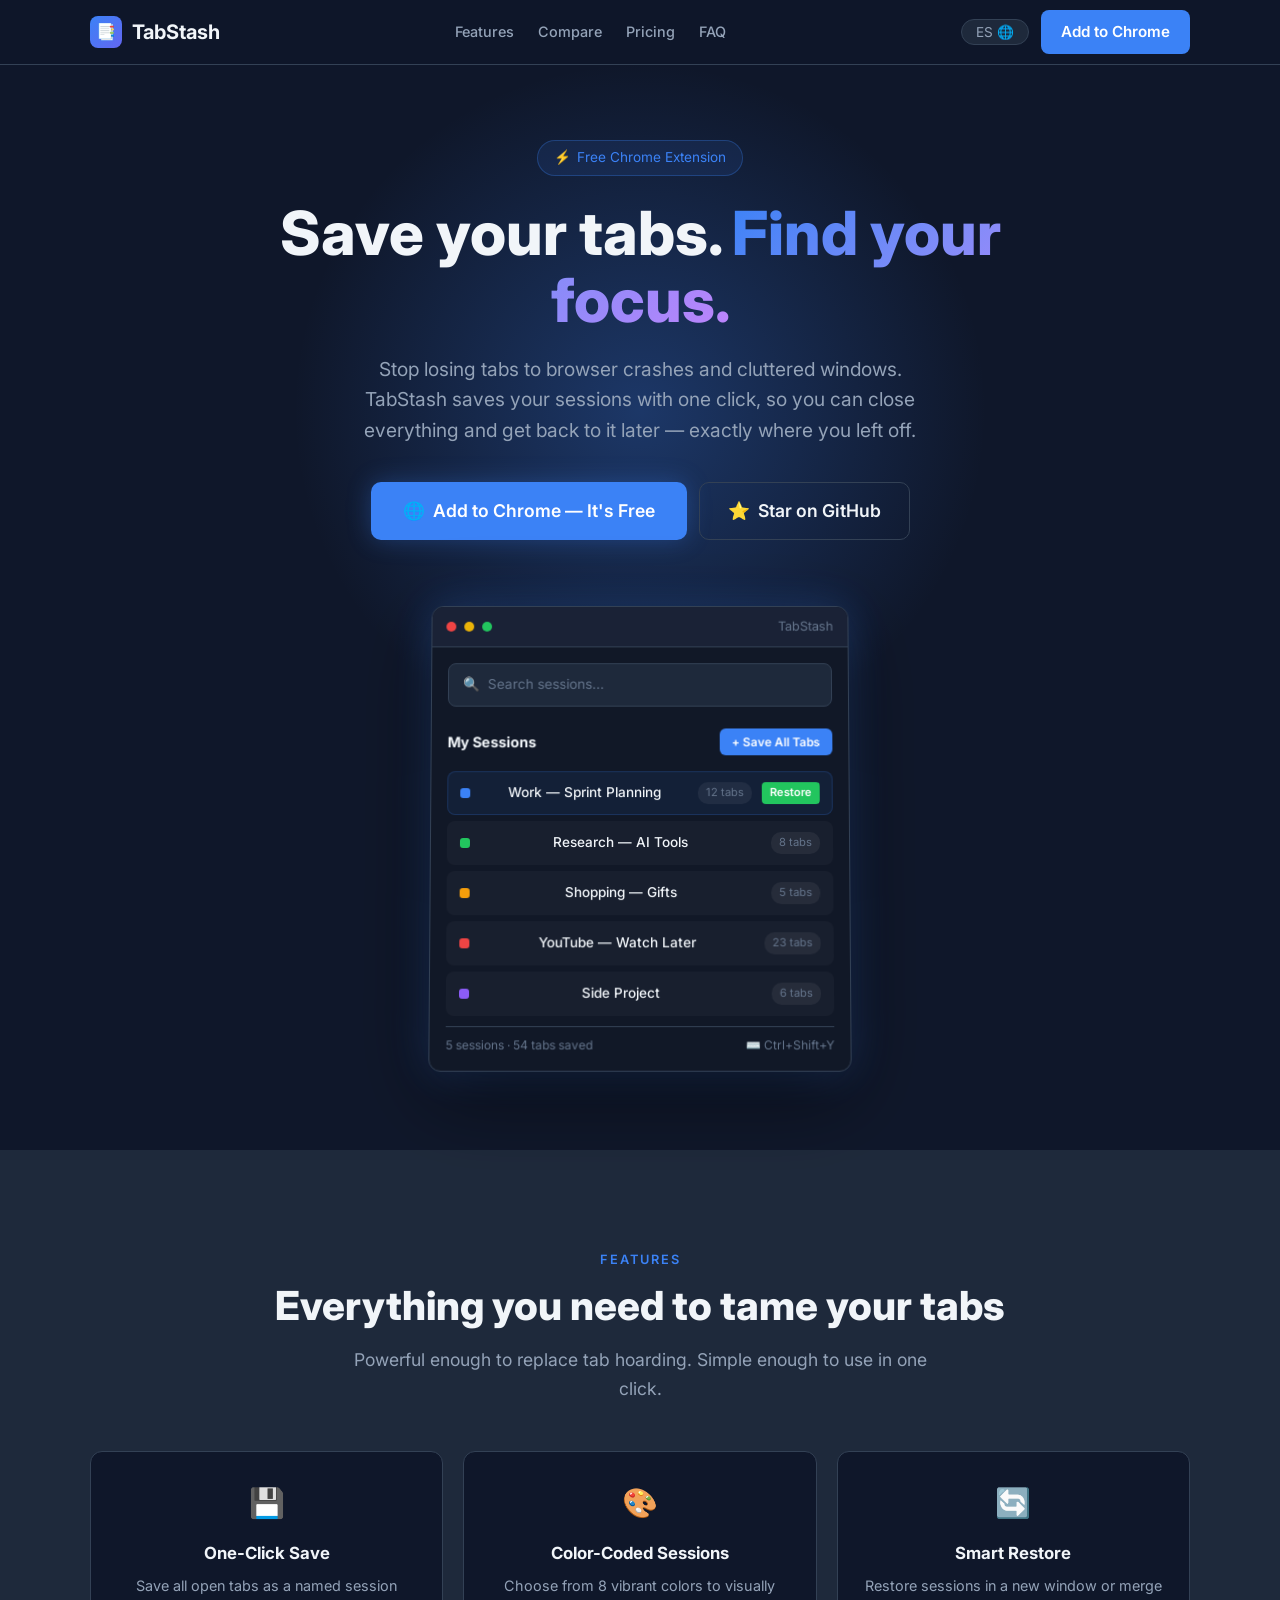
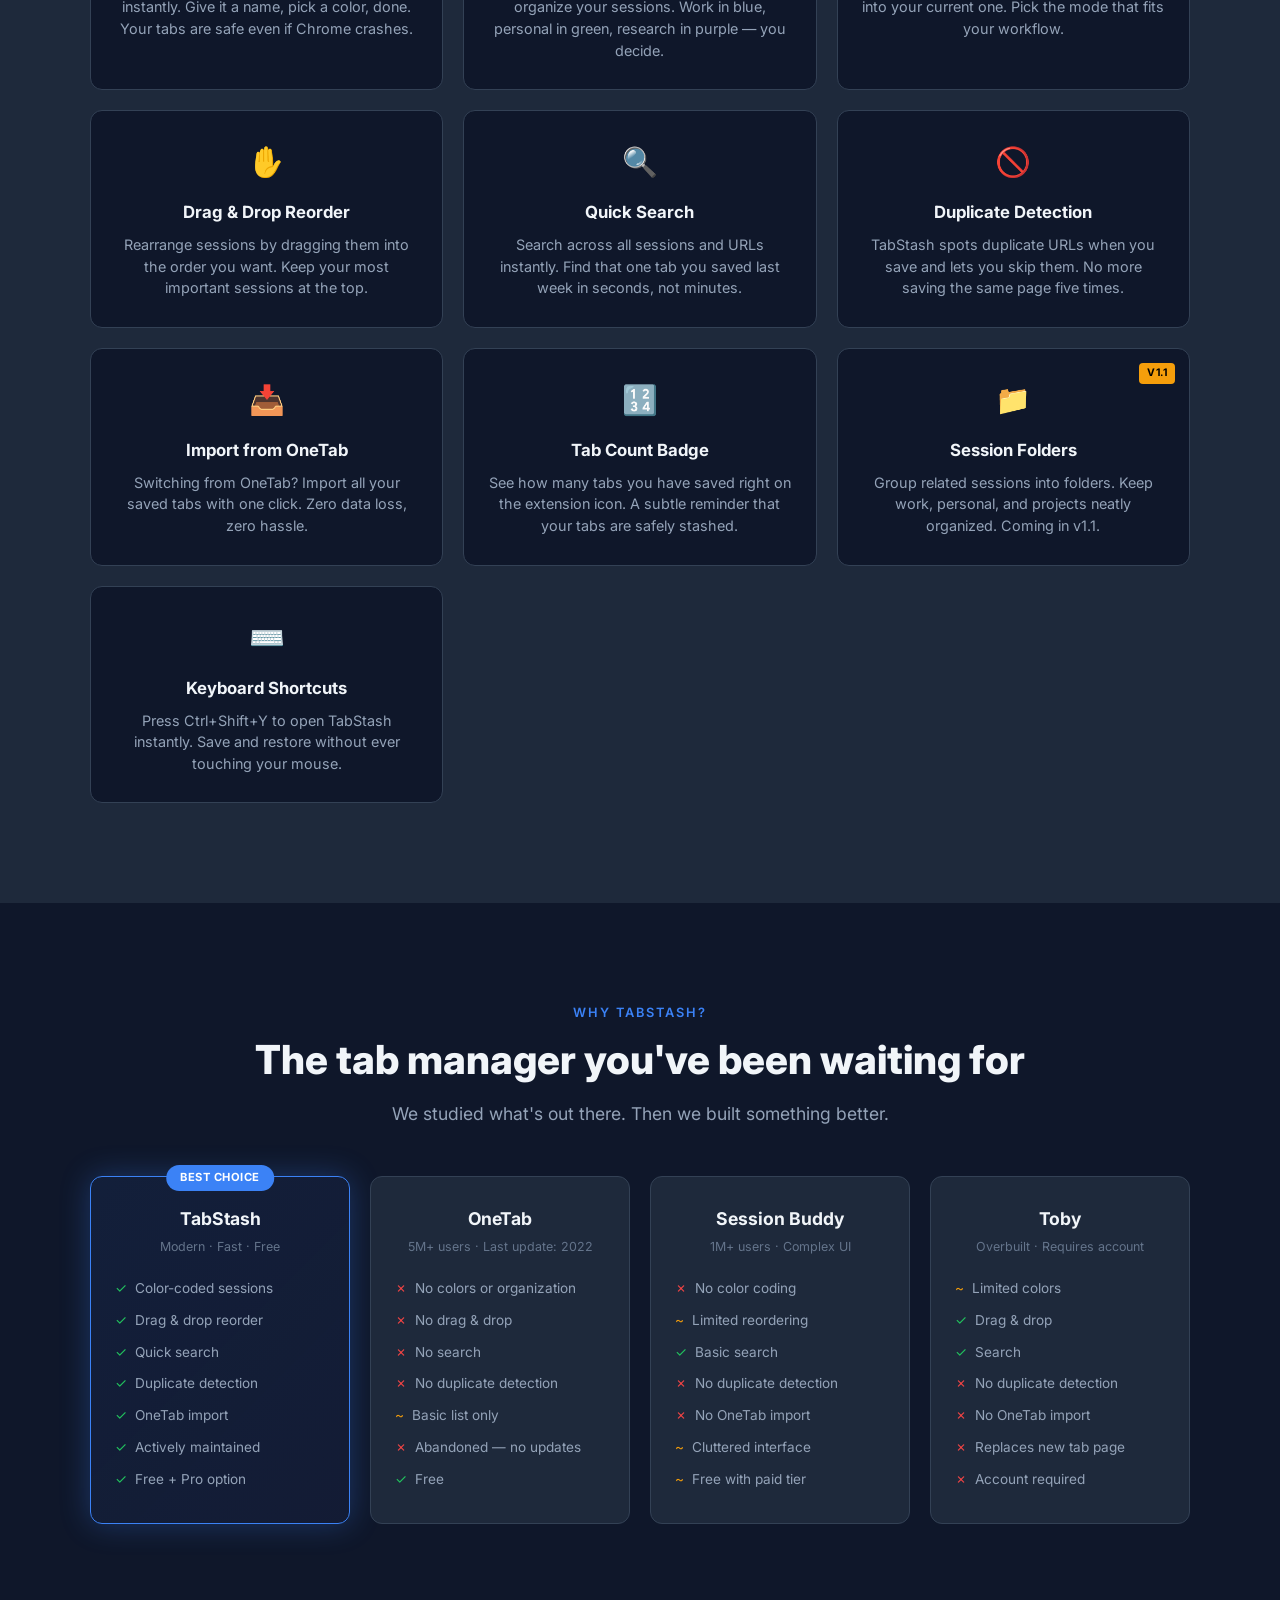
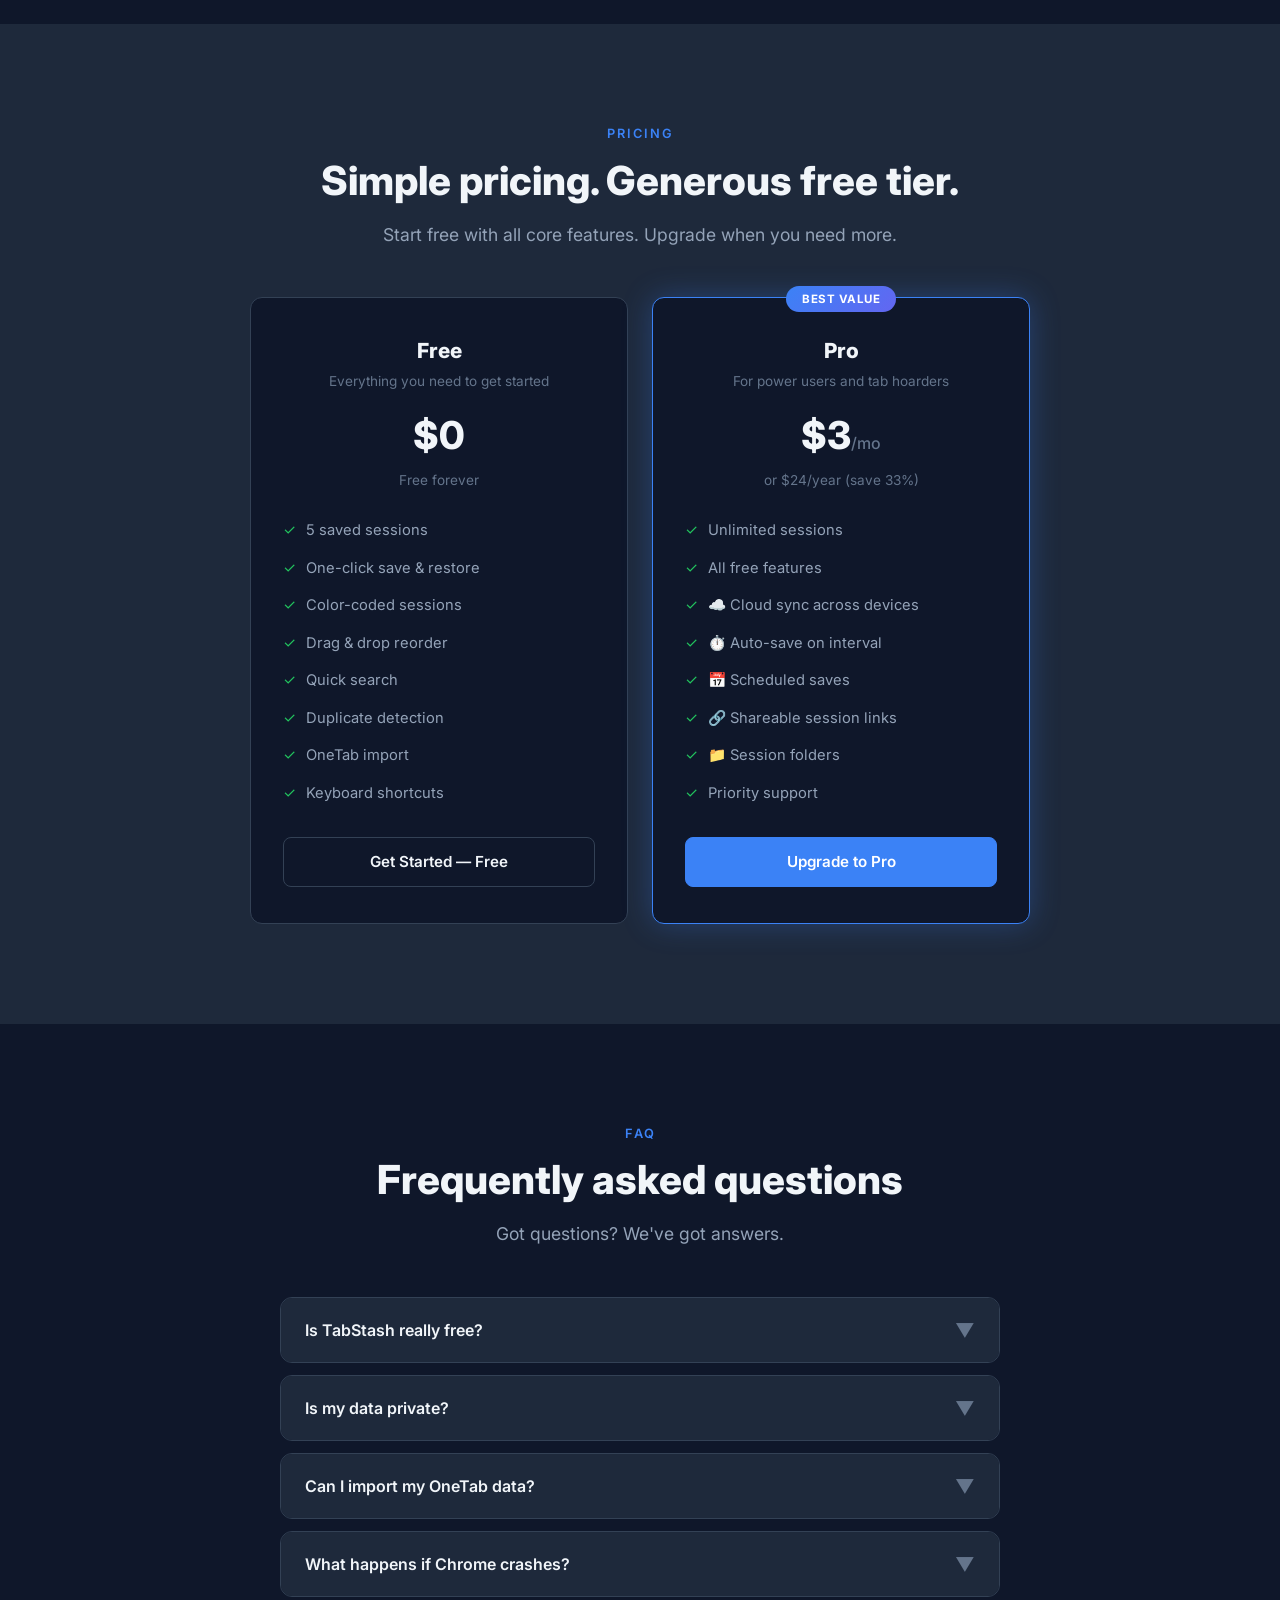
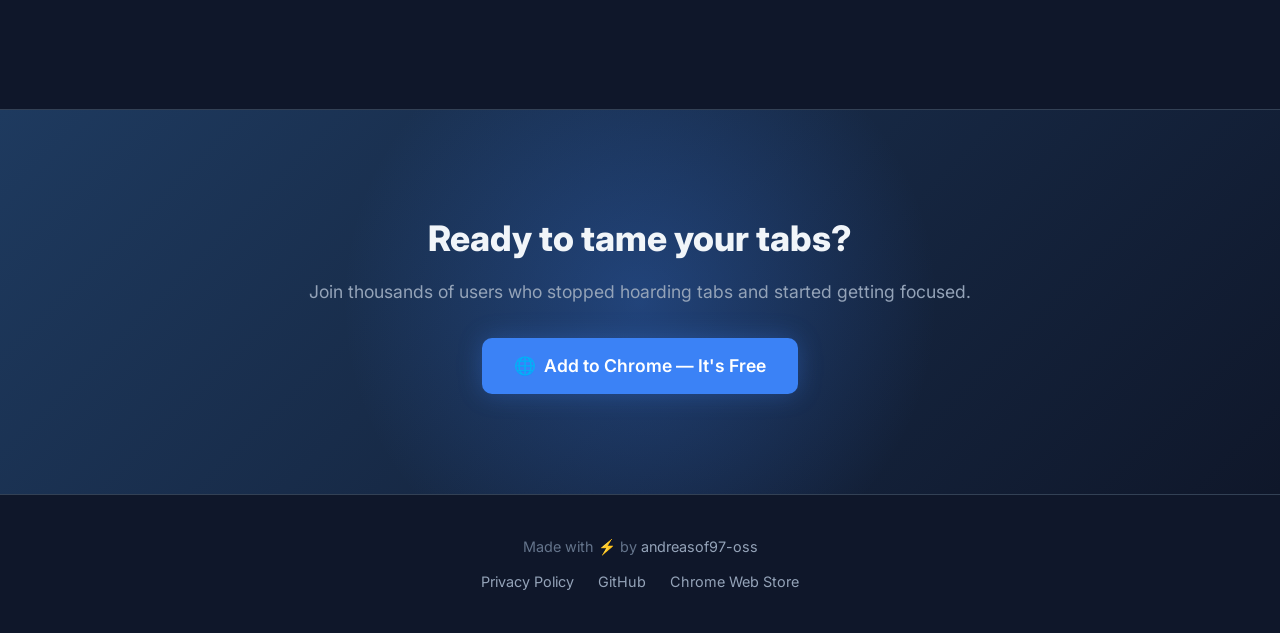
<file: docs/index.html>
<!DOCTYPE html>
<html lang="en">
<head>
  <meta charset="UTF-8">
  <meta name="viewport" content="width=device-width, initial-scale=1.0">
  <title>TabStash — Tab Manager &amp; Session Saver | Chrome Extension</title>
  <meta name="description" content="Save your tabs. Find your focus. Free Chrome extension to save, organize, and restore browser sessions. Color-coded sessions, drag and drop, search, duplicate detection. Better than OneTab.">
  <meta name="keywords" content="tab manager, session saver, chrome extension, save tabs, restore tabs, tab organizer, onetab alternative, session buddy alternative, tab groups, tab session manager, browser sessions, save all tabs">
  <link rel="canonical" href="https://andreasof97-oss.github.io/tabstash/">
  <meta property="og:title" content="TabStash — Save your tabs. Find your focus.">
  <meta property="og:description" content="Free Chrome extension to save, organize, and restore browser sessions. Color-coded, searchable, drag and drop. The modern OneTab alternative.">
  <meta property="og:type" content="website">
  <meta property="og:url" content="https://andreasof97-oss.github.io/tabstash/">
  <meta property="og:locale" content="en_US">
  <meta property="og:locale:alternate" content="es_ES">
  <meta name="twitter:card" content="summary">
  <meta name="twitter:title" content="TabStash — Tab Manager &amp; Session Saver">
  <meta name="twitter:description" content="Save your tabs. Find your focus. Free Chrome extension for managing browser sessions with color-coding, search, and one-click restore.">
  <script type="application/ld+json">
  {
    "@context": "https://schema.org",
    "@type": "SoftwareApplication",
    "name": "TabStash",
    "description": "Free Chrome extension to save, organize, and restore browser sessions.",
    "url": "https://andreasof97-oss.github.io/tabstash/",
    "applicationCategory": "BrowserApplication",
    "operatingSystem": "Chrome",
    "offers": [
      { "@type": "Offer", "price": "0", "priceCurrency": "USD", "description": "Free — 5 sessions, all core features" },
      { "@type": "Offer", "price": "3.00", "priceCurrency": "USD", "description": "Pro — Unlimited sessions, cloud sync, auto-save" }
    ],
    "softwareVersion": "1.0",
    "inLanguage": ["en", "es"]
  }
  </script>
  <link rel="preconnect" href="https://fonts.googleapis.com">
  <link rel="preconnect" href="https://fonts.gstatic.com" crossorigin>
  <link href="https://fonts.googleapis.com/css2?family=Inter:wght@400;500;600;700;800&display=swap" rel="stylesheet">
  <style>
    :root{--bg:#0f172a;--bg2:#1e293b;--accent:#3b82f6;--glow:rgba(59,130,246,.3);--accent2:#2563eb;--t1:#f1f5f9;--t2:#94a3b8;--t3:#64748b;--bdr:#334155;--grn:#22c55e;--amb:#f59e0b;--rad:12px}
    *{margin:0;padding:0;box-sizing:border-box}html{scroll-behavior:smooth}
    body{font-family:'Inter',-apple-system,BlinkMacSystemFont,sans-serif;background:var(--bg);color:var(--t1);line-height:1.6;overflow-x:hidden}
    nav{position:fixed;top:0;left:0;right:0;z-index:100;background:rgba(15,23,42,.85);backdrop-filter:blur(16px);-webkit-backdrop-filter:blur(16px);border-bottom:1px solid var(--bdr);padding:0 24px}
    .nav-i{max-width:1100px;margin:0 auto;display:flex;align-items:center;justify-content:space-between;height:64px}
    .nav-b{display:flex;align-items:center;gap:10px;font-weight:700;font-size:1.25rem;color:var(--t1);text-decoration:none}
    .nav-ico{width:32px;height:32px;background:linear-gradient(135deg,var(--accent),#6366f1);border-radius:8px;display:flex;align-items:center;justify-content:center;font-size:1rem}
    .nav-l{display:flex;align-items:center;gap:24px}
    .nav-l a{color:var(--t2);text-decoration:none;font-size:.9rem;font-weight:500;transition:color .2s}
    .nav-l a:hover{color:var(--t1)}
    .nav-r{display:flex;align-items:center;gap:12px}
    .lt{background:var(--bg2);border:1px solid var(--bdr);border-radius:20px;padding:4px 14px;color:var(--t2);font-size:.85rem;cursor:pointer;font-family:inherit;transition:all .2s}
    .lt:hover{color:var(--t1);border-color:var(--accent)}
    .cta{display:inline-flex;align-items:center;gap:8px;background:var(--accent);color:#fff;border:none;border-radius:8px;padding:10px 20px;font-size:.95rem;font-weight:600;font-family:inherit;cursor:pointer;text-decoration:none;transition:all .2s}
    .cta:hover{background:var(--accent2);transform:translateY(-1px)}
    .cta-l{padding:14px 32px;font-size:1.1rem;border-radius:10px;box-shadow:0 0 24px var(--glow)}
    .cta-l:hover{box-shadow:0 0 40px var(--glow)}
    .btn2{display:inline-flex;align-items:center;gap:8px;background:transparent;color:var(--t1);border:1px solid var(--bdr);border-radius:10px;padding:14px 28px;font-size:1.1rem;font-weight:600;font-family:inherit;cursor:pointer;text-decoration:none;transition:all .2s}
    .btn2:hover{border-color:var(--accent);color:var(--accent)}
    section{padding:100px 24px}
    .cnt{max-width:1100px;margin:0 auto}
    .sl{text-transform:uppercase;font-size:.8rem;font-weight:600;letter-spacing:2px;color:var(--accent);margin-bottom:12px}
    .st{font-size:clamp(1.8rem,4vw,2.5rem);font-weight:800;margin-bottom:16px;line-height:1.2}
    .ss{color:var(--t2);font-size:1.1rem;max-width:600px;margin-bottom:48px}
    .cen{text-align:center}.cen .ss{margin-left:auto;margin-right:auto}
    .hero{padding-top:140px;padding-bottom:80px;display:flex;flex-direction:column;align-items:center;text-align:center;position:relative}
    .hero::before{content:'';position:absolute;top:60px;left:50%;transform:translateX(-50%);width:700px;height:700px;background:radial-gradient(circle,var(--glow) 0%,transparent 70%);pointer-events:none;z-index:0}
    .hero>*{position:relative;z-index:1}
    .hbadge{display:inline-flex;align-items:center;gap:6px;background:rgba(59,130,246,.1);border:1px solid rgba(59,130,246,.3);border-radius:20px;padding:6px 16px;font-size:.85rem;color:var(--accent);margin-bottom:24px}
    .hero h1{font-size:clamp(2.4rem,6vw,3.8rem);font-weight:800;line-height:1.1;margin-bottom:20px;max-width:750px}
    .grad{background:linear-gradient(135deg,var(--accent),#818cf8,#c084fc);-webkit-background-clip:text;-webkit-text-fill-color:transparent;background-clip:text}
    .hero>p{font-size:1.2rem;color:var(--t2);max-width:560px;margin-bottom:36px}
    .hbtns{display:flex;gap:12px;flex-wrap:wrap;justify-content:center}
    .mw{margin-top:64px;width:100%;max-width:420px;perspective:1000px}
    .mk{background:#111827;border:1px solid var(--bdr);border-radius:12px;overflow:hidden;box-shadow:0 24px 80px rgba(0,0,0,.5),0 0 40px var(--glow);transform:rotateX(2deg)}
    .mk-t{background:#1a2236;padding:10px 14px;display:flex;align-items:center;gap:8px;border-bottom:1px solid var(--bdr);font-size:.8rem;color:var(--t3)}
    .dot{width:10px;height:10px;border-radius:50%;display:inline-block}.dot-r{background:#ef4444}.dot-y{background:#eab308}.dot-g{background:#22c55e}
    .mk-bd{padding:16px}
    .mk-s{background:#1e293b;border:1px solid var(--bdr);border-radius:8px;padding:10px 14px;color:var(--t3);font-size:.85rem;margin-bottom:14px;display:flex;align-items:center;gap:8px}
    .mk-h{display:flex;align-items:center;justify-content:space-between;padding:8px 0;margin-bottom:8px}
    .mk-ht{font-size:.9rem;font-weight:700;color:var(--t1)}
    .mk-sv{background:var(--accent);color:#fff;border-radius:6px;padding:4px 12px;font-size:.75rem;font-weight:600}
    .ms{padding:10px 12px;border-radius:8px;margin-bottom:6px;font-size:.85rem;display:flex;align-items:center;gap:10px;color:var(--t2);background:rgba(255,255,255,.03);border:1px solid transparent}
    .ms.act{background:rgba(59,130,246,.08);border-color:rgba(59,130,246,.2)}
    .ms-c{width:10px;height:10px;border-radius:3px;flex-shrink:0}
    .ms-n{flex:1;font-weight:500;color:var(--t1)}
    .ms-tc{font-size:.7rem;color:var(--t3);background:rgba(255,255,255,.06);padding:2px 8px;border-radius:10px}
    .ms-r{font-size:.7rem;background:var(--grn);color:#fff;border-radius:4px;padding:2px 8px;font-weight:600}
    .mk-f{display:flex;align-items:center;justify-content:space-between;padding:8px 0 0;margin-top:10px;border-top:1px solid var(--bdr);font-size:.75rem;color:var(--t3)}
    .fs{background:var(--bg2)}
    .fg{display:grid;grid-template-columns:repeat(3,1fr);gap:20px}
    .fc{background:var(--bg);border:1px solid var(--bdr);border-radius:var(--rad);padding:28px 24px;transition:all .25s;position:relative}
    .fc:hover{border-color:var(--accent);transform:translateY(-4px);box-shadow:0 8px 30px rgba(0,0,0,.3)}
    .fi{font-size:1.8rem;margin-bottom:14px;display:block}
    .fc h3{font-size:1.05rem;font-weight:700;margin-bottom:8px}
    .fc p{color:var(--t2);font-size:.9rem;line-height:1.5}
    .vb{position:absolute;top:14px;right:14px;background:var(--amb);color:#000;font-size:.65rem;font-weight:700;padding:2px 8px;border-radius:4px;text-transform:uppercase;letter-spacing:.5px}
    .cg{display:grid;grid-template-columns:repeat(4,1fr);gap:20px;margin-top:8px}
    .cc{background:var(--bg2);border:1px solid var(--bdr);border-radius:var(--rad);padding:28px 24px;transition:all .25s;position:relative;display:flex;flex-direction:column}
    .cc.hl{border-color:var(--accent);box-shadow:0 0 30px var(--glow);background:linear-gradient(135deg,rgba(59,130,246,.08),rgba(99,102,241,.05))}
    .cc-b{position:absolute;top:-12px;left:50%;transform:translateX(-50%);background:var(--accent);color:#fff;font-size:.7rem;font-weight:700;padding:4px 14px;border-radius:20px;text-transform:uppercase;letter-spacing:.5px;white-space:nowrap}
    .cc h3{font-size:1.1rem;font-weight:700;margin-bottom:4px;text-align:center}
    .cc .csd{font-size:.78rem;color:var(--t3);margin-bottom:16px;text-align:center}
    .cc ul{list-style:none;flex:1}.cc ul li{padding:5px 0;font-size:.85rem;color:var(--t2);display:flex;align-items:flex-start;gap:8px}
    .ck{color:var(--grn);flex-shrink:0}.cx{color:#ef4444;flex-shrink:0}.cw{color:var(--amb);flex-shrink:0}
    .prs{background:var(--bg2)}
    .pg{display:grid;grid-template-columns:repeat(2,1fr);gap:24px;max-width:780px;margin:0 auto}
    .pc{background:var(--bg);border:1px solid var(--bdr);border-radius:var(--rad);padding:36px 32px;position:relative;transition:all .25s}
    .pc.hl{border-color:var(--accent);box-shadow:0 0 30px var(--glow)}
    .pc-pop{position:absolute;top:-12px;left:50%;transform:translateX(-50%);background:linear-gradient(135deg,var(--accent),#6366f1);color:#fff;font-size:.72rem;font-weight:700;padding:4px 16px;border-radius:20px;text-transform:uppercase;letter-spacing:.5px;white-space:nowrap}
    .pc h3{font-size:1.3rem;font-weight:800;margin-bottom:4px}
    .pc-d{font-size:.85rem;color:var(--t3);margin-bottom:12px}
    .pc-pr{font-size:2.4rem;font-weight:800;margin:8px 0 4px}
    .pc-pr span{font-size:1rem;font-weight:500;color:var(--t3)}
    .pc-an{font-size:.85rem;color:var(--t3);margin-bottom:20px}
    .pc ul{list-style:none;margin-bottom:24px}
    .pc ul li{padding:7px 0;font-size:.92rem;color:var(--t2);display:flex;align-items:center;gap:10px}
    .bp{display:block;width:100%;text-align:center;padding:12px;border-radius:8px;font-size:.95rem;font-weight:600;font-family:inherit;cursor:pointer;text-decoration:none;transition:all .2s;border:1px solid var(--bdr);background:transparent;color:var(--t1)}
    .bp:hover{border-color:var(--accent);color:var(--accent)}
    .bp.pro{background:var(--accent);color:#fff;border-color:var(--accent)}
    .bp.pro:hover{background:var(--accent2)}
    .fl{max-width:720px;margin:0 auto}
    .fqi{border:1px solid var(--bdr);border-radius:var(--rad);margin-bottom:12px;overflow:hidden;transition:border-color .2s}
    .fqi:hover{border-color:rgba(59,130,246,.3)}
    .fqq{width:100%;background:var(--bg2);border:none;padding:20px 24px;text-align:left;font-size:1rem;font-weight:600;color:var(--t1);font-family:inherit;cursor:pointer;display:flex;align-items:center;justify-content:space-between;gap:16px;transition:background .2s}
    .fqq:hover{background:#263348}
    .fqa-ar{font-size:1.2rem;transition:transform .3s;flex-shrink:0;color:var(--t3)}
    .fqi.open .fqa-ar{transform:rotate(180deg)}
    .fqa{max-height:0;overflow:hidden;transition:max-height .35s ease}
    .fqa-in{padding:0 24px 20px;color:var(--t2);font-size:.95rem;line-height:1.7;background:var(--bg2)}
    .ctab{text-align:center;background:linear-gradient(135deg,#1e3a5f 0%,#0f172a 100%);border-top:1px solid var(--bdr);position:relative;overflow:hidden}
    .ctab::before{content:'';position:absolute;top:50%;left:50%;transform:translate(-50%,-50%);width:600px;height:600px;background:radial-gradient(circle,var(--glow) 0%,transparent 70%);pointer-events:none}
    .ctab>*{position:relative;z-index:1}
    .ctab h2{font-size:clamp(1.6rem,4vw,2.2rem);font-weight:800;margin-bottom:12px}
    .ctab p{color:var(--t2);font-size:1.1rem;margin-bottom:32px}
    footer{padding:40px 24px;border-top:1px solid var(--bdr);text-align:center;color:var(--t3);font-size:.9rem}
    footer a{color:var(--t2);text-decoration:none;transition:color .2s}
    footer a:hover{color:var(--accent)}
    .flinks{display:flex;gap:24px;justify-content:center;margin-top:12px;flex-wrap:wrap}
    .reveal{opacity:0;transform:translateY(30px);transition:opacity .7s ease,transform .7s ease}
    .reveal.visible{opacity:1;transform:translateY(0)}
    @media(max-width:768px){.fg{grid-template-columns:1fr}.cg{grid-template-columns:1fr}.pg{grid-template-columns:1fr;max-width:400px}section{padding:64px 20px}.hero{padding-top:120px;padding-bottom:48px}.nav-l{display:none}}
    @media(min-width:769px) and (max-width:1024px){.fg{grid-template-columns:repeat(2,1fr)}.cg{grid-template-columns:repeat(2,1fr)}}
  </style>
</head>
<body>

<nav><div class="nav-i">
  <a href="#" class="nav-b"><div class="nav-ico">📑</div>TabStash</a>
  <div class="nav-l">
    <a href="#features" data-i18n="navFeatures">Features</a>
    <a href="#compare" data-i18n="navCompare">Compare</a>
    <a href="#pricing" data-i18n="navPricing">Pricing</a>
    <a href="#faq" data-i18n="navFaq">FAQ</a>
  </div>
  <div class="nav-r">
    <button class="lt" id="langToggle" onclick="toggleLang()">ES 🌐</button>
    <a href="#install-link" class="cta"><span data-i18n="navCta">Add to Chrome</span></a>
  </div>
</div></nav>

<section class="hero">
  <div class="hbadge">⚡ <span data-i18n="heroBadge">Free Chrome Extension</span></div>
  <h1><span data-i18n="heroT1">Save your tabs. </span><span class="grad" data-i18n="heroT2">Find your focus.</span></h1>
  <p data-i18n="heroSub">Stop losing tabs to browser crashes and cluttered windows. TabStash saves your sessions with one click, so you can close everything and get back to it later — exactly where you left off.</p>
  <div class="hbtns">
    <a href="#install-link" class="cta cta-l">🌐 <span data-i18n="heroCta">Add to Chrome — It's Free</span></a>
    <a href="https://github.com/andreasof97-oss/tabstash" target="_blank" class="btn2">⭐ <span data-i18n="heroGh">Star on GitHub</span></a>
  </div>
  <div class="mw"><div class="mk">
    <div class="mk-t"><span class="dot dot-r"></span><span class="dot dot-y"></span><span class="dot dot-g"></span><span style="margin-left:auto">TabStash</span></div>
    <div class="mk-bd">
      <div class="mk-s">🔍 <span data-i18n="mSearch">Search sessions...</span></div>
      <div class="mk-h"><span class="mk-ht" data-i18n="mHdr">My Sessions</span><span class="mk-sv" data-i18n="mSave">+ Save All Tabs</span></div>
      <div class="ms act"><span class="ms-c" style="background:#3b82f6"></span><span class="ms-n" data-i18n="mS1">Work — Sprint Planning</span><span class="ms-tc">12 tabs</span><span class="ms-r" data-i18n="mRst">Restore</span></div>
      <div class="ms"><span class="ms-c" style="background:#22c55e"></span><span class="ms-n" data-i18n="mS2">Research — AI Tools</span><span class="ms-tc">8 tabs</span></div>
      <div class="ms"><span class="ms-c" style="background:#f59e0b"></span><span class="ms-n" data-i18n="mS3">Shopping — Gifts</span><span class="ms-tc">5 tabs</span></div>
      <div class="ms"><span class="ms-c" style="background:#ef4444"></span><span class="ms-n" data-i18n="mS4">YouTube — Watch Later</span><span class="ms-tc">23 tabs</span></div>
      <div class="ms"><span class="ms-c" style="background:#8b5cf6"></span><span class="ms-n" data-i18n="mS5">Side Project</span><span class="ms-tc">6 tabs</span></div>
      <div class="mk-f"><span data-i18n="mTotal">5 sessions · 54 tabs saved</span><span>⌨️ Ctrl+Shift+Y</span></div>
    </div>
  </div></div>
</section>

<section class="fs" id="features"><div class="cnt cen">
  <div class="reveal">
    <p class="sl" data-i18n="featLabel">Features</p>
    <h2 class="st" data-i18n="featTitle">Everything you need to tame your tabs</h2>
    <p class="ss" data-i18n="featSub">Powerful enough to replace tab hoarding. Simple enough to use in one click.</p>
  </div>
  <div class="fg">
    <div class="fc reveal"><span class="fi">💾</span><h3 data-i18n="f1t">One-Click Save</h3><p data-i18n="f1d">Save all open tabs as a named session instantly. Give it a name, pick a color, done. Your tabs are safe even if Chrome crashes.</p></div>
    <div class="fc reveal"><span class="fi">🎨</span><h3 data-i18n="f2t">Color-Coded Sessions</h3><p data-i18n="f2d">Choose from 8 vibrant colors to visually organize your sessions. Work in blue, personal in green, research in purple — you decide.</p></div>
    <div class="fc reveal"><span class="fi">🔄</span><h3 data-i18n="f3t">Smart Restore</h3><p data-i18n="f3d">Restore sessions in a new window or merge into your current one. Pick the mode that fits your workflow.</p></div>
    <div class="fc reveal"><span class="fi">✋</span><h3 data-i18n="f4t">Drag &amp; Drop Reorder</h3><p data-i18n="f4d">Rearrange sessions by dragging them into the order you want. Keep your most important sessions at the top.</p></div>
    <div class="fc reveal"><span class="fi">🔍</span><h3 data-i18n="f5t">Quick Search</h3><p data-i18n="f5d">Search across all sessions and URLs instantly. Find that one tab you saved last week in seconds, not minutes.</p></div>
    <div class="fc reveal"><span class="fi">🚫</span><h3 data-i18n="f6t">Duplicate Detection</h3><p data-i18n="f6d">TabStash spots duplicate URLs when you save and lets you skip them. No more saving the same page five times.</p></div>
    <div class="fc reveal"><span class="fi">📥</span><h3 data-i18n="f7t">Import from OneTab</h3><p data-i18n="f7d">Switching from OneTab? Import all your saved tabs with one click. Zero data loss, zero hassle.</p></div>
    <div class="fc reveal"><span class="fi">🔢</span><h3 data-i18n="f8t">Tab Count Badge</h3><p data-i18n="f8d">See how many tabs you have saved right on the extension icon. A subtle reminder that your tabs are safely stashed.</p></div>
    <div class="fc reveal"><span class="vb">v1.1</span><span class="fi">📁</span><h3 data-i18n="f9t">Session Folders</h3><p data-i18n="f9d">Group related sessions into folders. Keep work, personal, and projects neatly organized. Coming in v1.1.</p></div>
    <div class="fc reveal"><span class="fi">⌨️</span><h3 data-i18n="f10t">Keyboard Shortcuts</h3><p data-i18n="f10d">Press Ctrl+Shift+Y to open TabStash instantly. Save and restore without ever touching your mouse.</p></div>
  </div>
</div></section>

<section id="compare"><div class="cnt cen">
  <div class="reveal">
    <p class="sl" data-i18n="compLabel">Why TabStash?</p>
    <h2 class="st" data-i18n="compTitle">The tab manager you've been waiting for</h2>
    <p class="ss" data-i18n="compSub">We studied what's out there. Then we built something better.</p>
  </div>
  <div class="cg reveal">
    <div class="cc hl">
      <span class="cc-b" data-i18n="compBest">Best Choice</span>
      <h3>TabStash</h3>
      <p class="csd" data-i18n="compTsD">Modern · Fast · Free</p>
      <ul>
        <li><span class="ck">✓</span><span data-i18n="cTs1">Color-coded sessions</span></li>
        <li><span class="ck">✓</span><span data-i18n="cTs2">Drag &amp; drop reorder</span></li>
        <li><span class="ck">✓</span><span data-i18n="cTs3">Quick search</span></li>
        <li><span class="ck">✓</span><span data-i18n="cTs4">Duplicate detection</span></li>
        <li><span class="ck">✓</span><span data-i18n="cTs5">OneTab import</span></li>
        <li><span class="ck">✓</span><span data-i18n="cTs6">Actively maintained</span></li>
        <li><span class="ck">✓</span><span data-i18n="cTs7">Free + Pro option</span></li>
      </ul>
    </div>
    <div class="cc">
      <h3>OneTab</h3>
      <p class="csd" data-i18n="compOtD">5M+ users · Last update: 2022</p>
      <ul>
        <li><span class="cx">✗</span><span data-i18n="cOt1">No colors or organization</span></li>
        <li><span class="cx">✗</span><span data-i18n="cOt2">No drag &amp; drop</span></li>
        <li><span class="cx">✗</span><span data-i18n="cOt3">No search</span></li>
        <li><span class="cx">✗</span><span data-i18n="cOt4">No duplicate detection</span></li>
        <li><span class="cw">~</span><span data-i18n="cOt5">Basic list only</span></li>
        <li><span class="cx">✗</span><span data-i18n="cOt6">Abandoned — no updates</span></li>
        <li><span class="ck">✓</span><span data-i18n="cOt7">Free</span></li>
      </ul>
    </div>
    <div class="cc">
      <h3>Session Buddy</h3>
      <p class="csd" data-i18n="compSbD">1M+ users · Complex UI</p>
      <ul>
        <li><span class="cx">✗</span><span data-i18n="cSb1">No color coding</span></li>
        <li><span class="cw">~</span><span data-i18n="cSb2">Limited reordering</span></li>
        <li><span class="ck">✓</span><span data-i18n="cSb3">Basic search</span></li>
        <li><span class="cx">✗</span><span data-i18n="cSb4">No duplicate detection</span></li>
        <li><span class="cx">✗</span><span data-i18n="cSb5">No OneTab import</span></li>
        <li><span class="cw">~</span><span data-i18n="cSb6">Cluttered interface</span></li>
        <li><span class="cw">~</span><span data-i18n="cSb7">Free with paid tier</span></li>
      </ul>
    </div>
    <div class="cc">
      <h3>Toby</h3>
      <p class="csd" data-i18n="compToD">Overbuilt · Requires account</p>
      <ul>
        <li><span class="cw">~</span><span data-i18n="cTo1">Limited colors</span></li>
        <li><span class="ck">✓</span><span data-i18n="cTo2">Drag &amp; drop</span></li>
        <li><span class="ck">✓</span><span data-i18n="cTo3">Search</span></li>
        <li><span class="cx">✗</span><span data-i18n="cTo4">No duplicate detection</span></li>
        <li><span class="cx">✗</span><span data-i18n="cTo5">No OneTab import</span></li>
        <li><span class="cx">✗</span><span data-i18n="cTo6">Replaces new tab page</span></li>
        <li><span class="cx">✗</span><span data-i18n="cTo7">Account required</span></li>
      </ul>
    </div>
  </div>
</div></section>

<section class="prs" id="pricing"><div class="cnt cen">
  <div class="reveal">
    <p class="sl" data-i18n="prLabel">Pricing</p>
    <h2 class="st" data-i18n="prTitle">Simple pricing. Generous free tier.</h2>
    <p class="ss" data-i18n="prSub">Start free with all core features. Upgrade when you need more.</p>
  </div>
  <div class="pg">
    <div class="pc reveal">
      <h3 data-i18n="prFreeT">Free</h3>
      <p class="pc-d" data-i18n="prFreeD">Everything you need to get started</p>
      <div class="pc-pr" data-i18n="prFreeP">$0</div>
      <p class="pc-an" data-i18n="prFreeAn">Free forever</p>
      <ul>
        <li><span class="ck">✓</span><span data-i18n="pf1">5 saved sessions</span></li>
        <li><span class="ck">✓</span><span data-i18n="pf2">One-click save &amp; restore</span></li>
        <li><span class="ck">✓</span><span data-i18n="pf3">Color-coded sessions</span></li>
        <li><span class="ck">✓</span><span data-i18n="pf4">Drag &amp; drop reorder</span></li>
        <li><span class="ck">✓</span><span data-i18n="pf5">Quick search</span></li>
        <li><span class="ck">✓</span><span data-i18n="pf6">Duplicate detection</span></li>
        <li><span class="ck">✓</span><span data-i18n="pf7">OneTab import</span></li>
        <li><span class="ck">✓</span><span data-i18n="pf8">Keyboard shortcuts</span></li>
      </ul>
      <a href="#install-link" class="bp" data-i18n="prFreeBtn">Get Started — Free</a>
    </div>
    <div class="pc hl reveal">
      <span class="pc-pop" data-i18n="prPopular">Best Value</span>
      <h3 data-i18n="prProT">Pro</h3>
      <p class="pc-d" data-i18n="prProD">For power users and tab hoarders</p>
      <div class="pc-pr">$3<span data-i18n="prProPer">/mo</span></div>
      <p class="pc-an" data-i18n="prProAn">or $24/year (save 33%)</p>
      <ul>
        <li><span class="ck">✓</span><span data-i18n="pp1">Unlimited sessions</span></li>
        <li><span class="ck">✓</span><span data-i18n="pp2">All free features</span></li>
        <li><span class="ck">✓</span><span data-i18n="pp3">☁️ Cloud sync across devices</span></li>
        <li><span class="ck">✓</span><span data-i18n="pp4">⏱️ Auto-save on interval</span></li>
        <li><span class="ck">✓</span><span data-i18n="pp5">📅 Scheduled saves</span></li>
        <li><span class="ck">✓</span><span data-i18n="pp6">🔗 Shareable session links</span></li>
        <li><span class="ck">✓</span><span data-i18n="pp7">📁 Session folders</span></li>
        <li><span class="ck">✓</span><span data-i18n="pp8">Priority support</span></li>
      </ul>
      <a href="#install-link" class="bp pro" data-i18n="prProBtn">Upgrade to Pro</a>
    </div>
  </div>
</div></section>

<section id="faq"><div class="cnt cen">
  <div class="reveal">
    <p class="sl" data-i18n="faqLabel">FAQ</p>
    <h2 class="st" data-i18n="faqTitle">Frequently asked questions</h2>
    <p class="ss" data-i18n="faqSub">Got questions? We've got answers.</p>
  </div>
  <div class="fl reveal">
    <div class="fqi">
      <button class="fqq" onclick="toggleFaq(this)">
        <span data-i18n="fq1q">Is TabStash really free?</span>
        <span class="fqa-ar">▼</span>
      </button>
      <div class="fqa"><div class="fqa-in" data-i18n="fq1a">Yes! The free tier includes 5 sessions with all core features — one-click save, color coding, drag &amp; drop, search, duplicate detection, and keyboard shortcuts. No account required, no trial period, no catch. Pro unlocks unlimited sessions and advanced features for power users.</div></div>
    </div>
    <div class="fqi">
      <button class="fqq" onclick="toggleFaq(this)">
        <span data-i18n="fq2q">Is my data private?</span>
        <span class="fqa-ar">▼</span>
      </button>
      <div class="fqa"><div class="fqa-in" data-i18n="fq2a">Absolutely. TabStash stores all your sessions locally in your browser using Chrome's storage API. No data is sent to external servers. No tracking, no analytics on your browsing habits. Your tabs are your business. Pro's cloud sync is opt-in and encrypted.</div></div>
    </div>
    <div class="fqi">
      <button class="fqq" onclick="toggleFaq(this)">
        <span data-i18n="fq3q">Can I import my OneTab data?</span>
        <span class="fqa-ar">▼</span>
      </button>
      <div class="fqa"><div class="fqa-in" data-i18n="fq3a">Yes! TabStash has a built-in OneTab importer. Just export your OneTab data and paste it into TabStash. All your tabs will be converted into organized, color-coded sessions. It takes about 30 seconds.</div></div>
    </div>
    <div class="fqi">
      <button class="fqq" onclick="toggleFaq(this)">
        <span data-i18n="fq4q">What happens if Chrome crashes?</span>
        <span class="fqa-ar">▼</span>
      </button>
      <div class="fqa"><div class="fqa-in" data-i18n="fq4a">That's exactly why TabStash exists. Any sessions you've saved are stored safely in Chrome's local storage — completely independent of your open tabs. Even if Chrome crashes, your saved sessions are right there when you reopen. No more lost research, no more "where was that page?"</div></div>
    </div>
  </div>
</div></section>

<section class="ctab">
  <h2 data-i18n="ctaTitle">Ready to tame your tabs?</h2>
  <p data-i18n="ctaSub">Join thousands of users who stopped hoarding tabs and started getting focused.</p>
  <a href="#install-link" class="cta cta-l">🌐 <span data-i18n="ctaCta">Add to Chrome — It's Free</span></a>
</section>

<footer>
  <div>Made with ⚡ by <a href="https://github.com/andreasof97-oss" target="_blank">andreasof97-oss</a></div>
  <div class="flinks">
    <a href="./privacy.html">Privacy Policy</a>
    <a href="https://github.com/andreasof97-oss/tabstash" target="_blank">GitHub</a>
    <a href="#install-link">Chrome Web Store</a>
  </div>
</footer>

<script>
const T={
en:{
navFeatures:'Features',navCompare:'Compare',navPricing:'Pricing',navFaq:'FAQ',navCta:'Add to Chrome',
heroBadge:'Free Chrome Extension',heroT1:'Save your tabs. ',heroT2:'Find your focus.',
heroSub:'Stop losing tabs to browser crashes and cluttered windows. TabStash saves your sessions with one click, so you can close everything and get back to it later \u2014 exactly where you left off.',
heroCta:"Add to Chrome \u2014 It's Free",heroGh:'Star on GitHub',
mSearch:'Search sessions...',mHdr:'My Sessions',mSave:'+ Save All Tabs',
mS1:'Work \u2014 Sprint Planning',mS2:'Research \u2014 AI Tools',mS3:'Shopping \u2014 Gifts',mS4:'YouTube \u2014 Watch Later',mS5:'Side Project',
mRst:'Restore',mTotal:'5 sessions \u00b7 54 tabs saved',
featLabel:'Features',featTitle:'Everything you need to tame your tabs',featSub:'Powerful enough to replace tab hoarding. Simple enough to use in one click.',
f1t:'One-Click Save',f1d:'Save all open tabs as a named session instantly. Give it a name, pick a color, done. Your tabs are safe even if Chrome crashes.',
f2t:'Color-Coded Sessions',f2d:'Choose from 8 vibrant colors to visually organize your sessions. Work in blue, personal in green, research in purple \u2014 you decide.',
f3t:'Smart Restore',f3d:'Restore sessions in a new window or merge into your current one. Pick the mode that fits your workflow.',
f4t:'Drag & Drop Reorder',f4d:'Rearrange sessions by dragging them into the order you want. Keep your most important sessions at the top.',
f5t:'Quick Search',f5d:'Search across all sessions and URLs instantly. Find that one tab you saved last week in seconds, not minutes.',
f6t:'Duplicate Detection',f6d:'TabStash spots duplicate URLs when you save and lets you skip them. No more saving the same page five times.',
f7t:'Import from OneTab',f7d:'Switching from OneTab? Import all your saved tabs with one click. Zero data loss, zero hassle.',
f8t:'Tab Count Badge',f8d:'See how many tabs you have saved right on the extension icon. A subtle reminder that your tabs are safely stashed.',
f9t:'Session Folders',f9d:'Group related sessions into folders. Keep work, personal, and projects neatly organized. Coming in v1.1.',
f10t:'Keyboard Shortcuts',f10d:'Press Ctrl+Shift+Y to open TabStash instantly. Save and restore without ever touching your mouse.',
compLabel:'Why TabStash?',compTitle:"The tab manager you've been waiting for",compSub:"We studied what's out there. Then we built something better.",
compBest:'Best Choice',compTsD:'Modern \u00b7 Fast \u00b7 Free',
cTs1:'Color-coded sessions',cTs2:'Drag & drop reorder',cTs3:'Quick search',cTs4:'Duplicate detection',cTs5:'OneTab import',cTs6:'Actively maintained',cTs7:'Free + Pro option',
compOtD:'5M+ users \u00b7 Last update: 2022',cOt1:'No colors or organization',cOt2:'No drag & drop',cOt3:'No search',cOt4:'No duplicate detection',cOt5:'Basic list only',cOt6:'Abandoned \u2014 no updates',cOt7:'Free',
compSbD:'1M+ users \u00b7 Complex UI',cSb1:'No color coding',cSb2:'Limited reordering',cSb3:'Basic search',cSb4:'No duplicate detection',cSb5:'No OneTab import',cSb6:'Cluttered interface',cSb7:'Free with paid tier',
compToD:'Overbuilt \u00b7 Requires account',cTo1:'Limited colors',cTo2:'Drag & drop',cTo3:'Search',cTo4:'No duplicate detection',cTo5:'No OneTab import',cTo6:'Replaces new tab page',cTo7:'Account required',
prLabel:'Pricing',prTitle:'Simple pricing. Generous free tier.',prSub:'Start free with all core features. Upgrade when you need more.',
prFreeT:'Free',prFreeD:'Everything you need to get started',prFreeP:'$0',prFreeAn:'Free forever',
pf1:'5 saved sessions',pf2:'One-click save & restore',pf3:'Color-coded sessions',pf4:'Drag & drop reorder',pf5:'Quick search',pf6:'Duplicate detection',pf7:'OneTab import',pf8:'Keyboard shortcuts',
prFreeBtn:'Get Started \u2014 Free',
prPopular:'Best Value',prProT:'Pro',prProD:'For power users and tab hoarders',prProPer:'/mo',prProAn:'or $24/year (save 33%)',
pp1:'Unlimited sessions',pp2:'All free features',pp3:'\u2601\ufe0f Cloud sync across devices',pp4:'\u23f1\ufe0f Auto-save on interval',pp5:'\ud83d\udcc5 Scheduled saves',pp6:'\ud83d\udd17 Shareable session links',pp7:'\ud83d\udcc1 Session folders',pp8:'Priority support',
prProBtn:'Upgrade to Pro',
faqLabel:'FAQ',faqTitle:'Frequently asked questions',faqSub:"Got questions? We've got answers.",
fq1q:'Is TabStash really free?',fq1a:"Yes! The free tier includes 5 sessions with all core features \u2014 one-click save, color coding, drag & drop, search, duplicate detection, and keyboard shortcuts. No account required, no trial period, no catch. Pro unlocks unlimited sessions and advanced features for power users.",
fq2q:'Is my data private?',fq2a:"Absolutely. TabStash stores all your sessions locally in your browser using Chrome's storage API. No data is sent to external servers. No tracking, no analytics on your browsing habits. Your tabs are your business. Pro's cloud sync is opt-in and encrypted.",
fq3q:'Can I import my OneTab data?',fq3a:'Yes! TabStash has a built-in OneTab importer. Just export your OneTab data and paste it into TabStash. All your tabs will be converted into organized, color-coded sessions. It takes about 30 seconds.',
fq4q:'What happens if Chrome crashes?',fq4a:"That's exactly why TabStash exists. Any sessions you've saved are stored safely in Chrome's local storage \u2014 completely independent of your open tabs. Even if Chrome crashes, your saved sessions are right there when you reopen.",
ctaTitle:'Ready to tame your tabs?',ctaSub:'Join thousands of users who stopped hoarding tabs and started getting focused.',ctaCta:"Add to Chrome \u2014 It's Free"
},
es:{
navFeatures:'Funciones',navCompare:'Comparar',navPricing:'Precios',navFaq:'Preguntas',navCta:'Agregar a Chrome',
heroBadge:'Extensi\u00f3n de Chrome Gratis',heroT1:'Guarda tus pesta\u00f1as. ',heroT2:'Encuentra tu enfoque.',
heroSub:'Deja de perder pesta\u00f1as por cierres inesperados y ventanas desordenadas. TabStash guarda tus sesiones con un clic, para que puedas cerrar todo y volver exactamente donde lo dejaste.',
heroCta:'Agregar a Chrome \u2014 Es Gratis',heroGh:'Estrella en GitHub',
mSearch:'Buscar sesiones...',mHdr:'Mis Sesiones',mSave:'+ Guardar Todas',
mS1:'Trabajo \u2014 Sprint Planning',mS2:'Investigaci\u00f3n \u2014 IA',mS3:'Compras \u2014 Regalos',mS4:'YouTube \u2014 Ver Despu\u00e9s',mS5:'Proyecto Personal',
mRst:'Restaurar',mTotal:'5 sesiones \u00b7 54 pesta\u00f1as guardadas',
featLabel:'Funciones',featTitle:'Todo lo que necesitas para dominar tus pesta\u00f1as',featSub:'Lo suficientemente potente para reemplazar el acaparamiento de pesta\u00f1as. Lo suficientemente simple para usarlo con un clic.',
f1t:'Guardar con Un Clic',f1d:'Guarda todas las pesta\u00f1as abiertas como una sesi\u00f3n con nombre al instante. Ponle nombre, elige un color, listo. Tus pesta\u00f1as est\u00e1n seguras aunque Chrome se cierre.',
f2t:'Sesiones con Colores',f2d:'Elige entre 8 colores vibrantes para organizar visualmente tus sesiones. Trabajo en azul, personal en verde, investigaci\u00f3n en morado.',
f3t:'Restauraci\u00f3n Inteligente',f3d:'Restaura sesiones en una nueva ventana o m\u00e9zclalas en la actual. Elige el modo que se adapte a tu flujo de trabajo.',
f4t:'Arrastrar y Soltar',f4d:'Reorganiza las sesiones arrastr\u00e1ndolas en el orden que quieras. Mant\u00e9n las m\u00e1s importantes arriba.',
f5t:'B\u00fasqueda R\u00e1pida',f5d:'Busca en todas las sesiones y URLs al instante. Encuentra esa pesta\u00f1a que guardaste la semana pasada en segundos.',
f6t:'Detecci\u00f3n de Duplicados',f6d:'TabStash detecta URLs duplicadas al guardar y te permite omitirlas. No m\u00e1s guardar la misma p\u00e1gina cinco veces.',
f7t:'Importar de OneTab',f7d:'\u00bfCambi\u00e1ndote de OneTab? Importa todas tus pesta\u00f1as guardadas con un clic. Cero p\u00e9rdida de datos.',
f8t:'Insignia de Conteo',f8d:'Ve cu\u00e1ntas pesta\u00f1as tienes guardadas directamente en el icono de la extensi\u00f3n.',
f9t:'Carpetas de Sesiones',f9d:'Agrupa sesiones relacionadas en carpetas. Mant\u00e9n trabajo, personal y proyectos ordenados. Pr\u00f3ximamente en v1.1.',
f10t:'Atajos de Teclado',f10d:'Presiona Ctrl+Shift+Y para abrir TabStash al instante. Guarda y restaura sin tocar el mouse.',
compLabel:'\u00bfPor qu\u00e9 TabStash?',compTitle:'El gestor de pesta\u00f1as que estabas esperando',compSub:'Estudiamos lo que hay. Luego construimos algo mejor.',
compBest:'Mejor Opci\u00f3n',compTsD:'Moderno \u00b7 R\u00e1pido \u00b7 Gratis',
cTs1:'Sesiones con colores',cTs2:'Arrastrar y soltar',cTs3:'B\u00fasqueda r\u00e1pida',cTs4:'Detecci\u00f3n de duplicados',cTs5:'Importar de OneTab',cTs6:'Mantenido activamente',cTs7:'Gratis + opci\u00f3n Pro',
compOtD:'5M+ usuarios \u00b7 \u00daltima actualizaci\u00f3n: 2022',cOt1:'Sin colores ni organizaci\u00f3n',cOt2:'Sin arrastrar y soltar',cOt3:'Sin b\u00fasqueda',cOt4:'Sin detecci\u00f3n de duplicados',cOt5:'Solo lista b\u00e1sica',cOt6:'Abandonado \u2014 sin actualizaciones',cOt7:'Gratis',
compSbD:'1M+ usuarios \u00b7 UI compleja',cSb1:'Sin c\u00f3digo de colores',cSb2:'Reordenamiento limitado',cSb3:'B\u00fasqueda b\u00e1sica',cSb4:'Sin detecci\u00f3n de duplicados',cSb5:'Sin importar de OneTab',cSb6:'Interfaz desordenada',cSb7:'Gratis con nivel pago',
compToD:'Sobredise\u00f1ado \u00b7 Requiere cuenta',cTo1:'Colores limitados',cTo2:'Arrastrar y soltar',cTo3:'B\u00fasqueda',cTo4:'Sin detecci\u00f3n de duplicados',cTo5:'Sin importar de OneTab',cTo6:'Reemplaza nueva pesta\u00f1a',cTo7:'Cuenta requerida',
prLabel:'Precios',prTitle:'Precios simples. Tier gratuito generoso.',prSub:'Comienza gratis con todas las funciones principales. Mejora cuando necesites m\u00e1s.',
prFreeT:'Gratis',prFreeD:'Todo lo que necesitas para comenzar',prFreeP:'$0',prFreeAn:'Gratis para siempre',
pf1:'5 sesiones guardadas',pf2:'Guardar y restaurar con un clic',pf3:'Sesiones con colores',pf4:'Arrastrar y soltar',pf5:'B\u00fasqueda r\u00e1pida',pf6:'Detecci\u00f3n de duplicados',pf7:'Importar de OneTab',pf8:'Atajos de teclado',
prFreeBtn:'Comenzar \u2014 Gratis',
prPopular:'Mejor Valor',prProT:'Pro',prProD:'Para usuarios avanzados y acaparadores de pesta\u00f1as',prProPer:'/mes',prProAn:'o $24/a\u00f1o (ahorra 33%)',
pp1:'Sesiones ilimitadas',pp2:'Todas las funciones gratuitas',pp3:'\u2601\ufe0f Sincronizaci\u00f3n en la nube',pp4:'\u23f1\ufe0f Auto-guardado por intervalo',pp5:'\ud83d\udcc5 Guardados programados',pp6:'\ud83d\udd17 Enlaces compartibles',pp7:'\ud83d\udcc1 Carpetas de sesiones',pp8:'Soporte prioritario',
prProBtn:'Mejorar a Pro',
faqLabel:'Preguntas Frecuentes',faqTitle:'Preguntas frecuentes',faqSub:'\u00bfTienes preguntas? Tenemos respuestas.',
fq1q:'\u00bfTabStash es realmente gratis?',fq1a:'\u00a1S\u00ed! El tier gratuito incluye 5 sesiones con todas las funciones principales: guardado con un clic, colores, arrastrar y soltar, b\u00fasqueda, detecci\u00f3n de duplicados y atajos de teclado. Sin cuenta requerida, sin periodo de prueba. Pro desbloquea sesiones ilimitadas y funciones avanzadas.',
fq2q:'\u00bfMis datos son privados?',fq2a:'Absolutamente. TabStash almacena todas tus sesiones localmente en tu navegador usando la API de almacenamiento de Chrome. No se env\u00edan datos a servidores externos. Sin rastreo, sin an\u00e1lisis de tus h\u00e1bitos. La sincronizaci\u00f3n en la nube de Pro es opcional y encriptada.',
fq3q:'\u00bfPuedo importar mis datos de OneTab?',fq3a:'\u00a1S\u00ed! TabStash tiene un importador de OneTab integrado. Solo exporta tus datos de OneTab y p\u00e9galos en TabStash. Todas tus pesta\u00f1as se convertir\u00e1n en sesiones organizadas con colores. Toma unos 30 segundos.',
fq4q:'\u00bfQu\u00e9 pasa si Chrome se cierra?',fq4a:'Exactamente para eso existe TabStash. Cualquier sesi\u00f3n que hayas guardado est\u00e1 almacenada de forma segura en el almacenamiento local de Chrome, completamente independiente de tus pesta\u00f1as abiertas. Aunque Chrome se cierre, tus sesiones guardadas estar\u00e1n ah\u00ed cuando lo reabras.',
ctaTitle:'\u00bfListo para dominar tus pesta\u00f1as?',ctaSub:'\u00danete a miles de usuarios que dejaron de acaparar pesta\u00f1as y empezaron a enfocarse.',ctaCta:'Agregar a Chrome \u2014 Es Gratis'
}
};

let lang=localStorage.getItem('ts-lang')||'en';

function setLang(l){
  lang=l;localStorage.setItem('ts-lang',l);
  document.documentElement.lang=l;
  document.getElementById('langToggle').textContent=l==='en'?'ES \ud83c\udf10':'EN \ud83c\udf10';
  const t=T[l];
  document.querySelectorAll('[data-i18n]').forEach(el=>{
    const k=el.getAttribute('data-i18n');
    if(t[k])el.textContent=t[k];
  });
}
function toggleLang(){setLang(lang==='en'?'es':'en')}
setLang(lang);

function toggleFaq(btn){
  const item=btn.parentElement;
  const ans=item.querySelector('.fqa');
  const isOpen=item.classList.contains('open');
  document.querySelectorAll('.fqi.open').forEach(i=>{
    i.classList.remove('open');
    i.querySelector('.fqa').style.maxHeight='0';
  });
  if(!isOpen){
    item.classList.add('open');
    ans.style.maxHeight=ans.scrollHeight+'px';
  }
}

const obs=new IntersectionObserver(entries=>{
  entries.forEach(e=>{if(e.isIntersecting)e.target.classList.add('visible')});
},{threshold:0.1,rootMargin:'0px 0px -40px 0px'});
document.querySelectorAll('.reveal').forEach(el=>obs.observe(el));
</script>
</body>
</html>
</file>
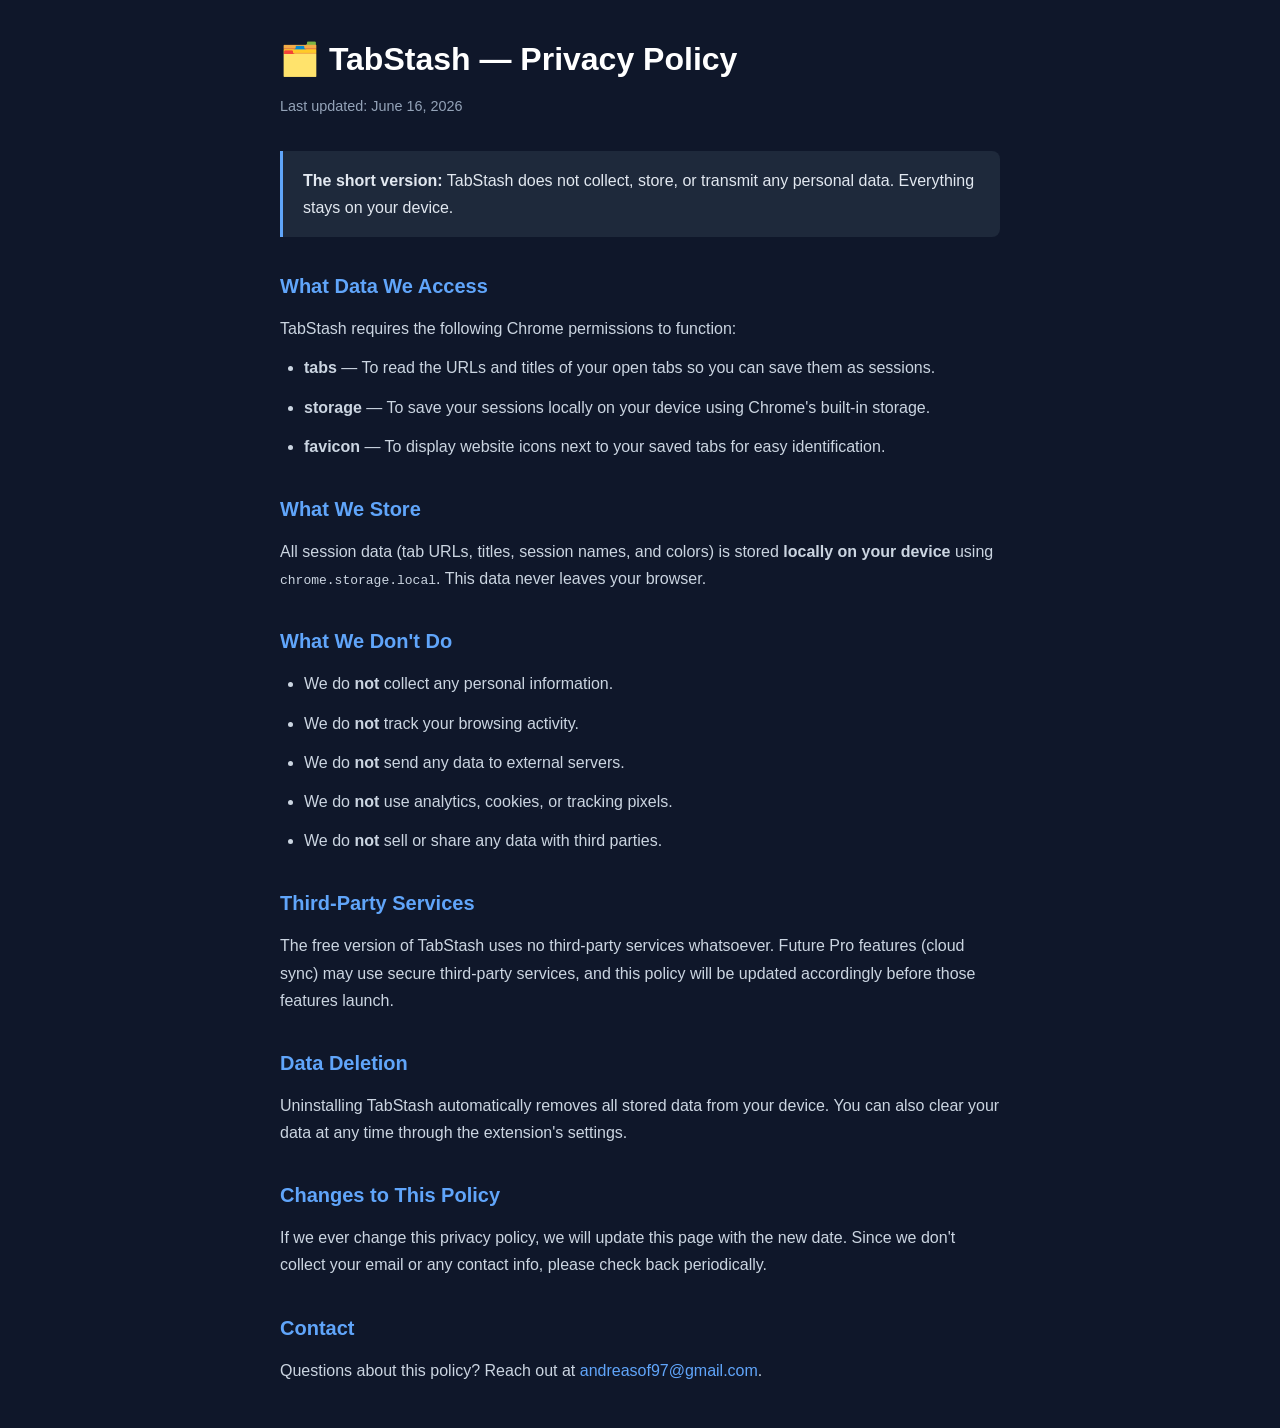
<file: docs/privacy.html>
<!DOCTYPE html>
<html lang="en">
<head>
    <meta charset="UTF-8">
    <meta name="viewport" content="width=device-width, initial-scale=1.0">
    <title>TabStash — Privacy Policy</title>
    <style>
        * { margin: 0; padding: 0; box-sizing: border-box; }
        body {
            font-family: -apple-system, BlinkMacSystemFont, 'Segoe UI', Roboto, sans-serif;
            background: #0f172a;
            color: #e2e8f0;
            line-height: 1.7;
            padding: 2rem 1rem;
        }
        .container {
            max-width: 720px;
            margin: 0 auto;
        }
        h1 {
            font-size: 2rem;
            margin-bottom: 0.5rem;
            color: #fff;
        }
        .updated {
            color: #94a3b8;
            margin-bottom: 2rem;
            font-size: 0.9rem;
        }
        h2 {
            font-size: 1.25rem;
            margin-top: 2rem;
            margin-bottom: 0.75rem;
            color: #60a5fa;
        }
        p, li {
            color: #cbd5e1;
            margin-bottom: 0.75rem;
        }
        ul {
            padding-left: 1.5rem;
            margin-bottom: 1rem;
        }
        a { color: #60a5fa; text-decoration: none; }
        a:hover { text-decoration: underline; }
        .highlight {
            background: #1e293b;
            border-left: 3px solid #60a5fa;
            padding: 1rem 1.25rem;
            border-radius: 0 8px 8px 0;
            margin: 1.5rem 0;
        }
    </style>
</head>
<body>
    <div class="container">
        <h1>🗂️ TabStash — Privacy Policy</h1>
        <p class="updated">Last updated: June 16, 2026</p>

        <div class="highlight">
            <strong>The short version:</strong> TabStash does not collect, store, or transmit any personal data. Everything stays on your device.
        </div>

        <h2>What Data We Access</h2>
        <p>TabStash requires the following Chrome permissions to function:</p>
        <ul>
            <li><strong>tabs</strong> — To read the URLs and titles of your open tabs so you can save them as sessions.</li>
            <li><strong>storage</strong> — To save your sessions locally on your device using Chrome's built-in storage.</li>
            <li><strong>favicon</strong> — To display website icons next to your saved tabs for easy identification.</li>
        </ul>

        <h2>What We Store</h2>
        <p>All session data (tab URLs, titles, session names, and colors) is stored <strong>locally on your device</strong> using <code>chrome.storage.local</code>. This data never leaves your browser.</p>

        <h2>What We Don't Do</h2>
        <ul>
            <li>We do <strong>not</strong> collect any personal information.</li>
            <li>We do <strong>not</strong> track your browsing activity.</li>
            <li>We do <strong>not</strong> send any data to external servers.</li>
            <li>We do <strong>not</strong> use analytics, cookies, or tracking pixels.</li>
            <li>We do <strong>not</strong> sell or share any data with third parties.</li>
        </ul>

        <h2>Third-Party Services</h2>
        <p>The free version of TabStash uses no third-party services whatsoever. Future Pro features (cloud sync) may use secure third-party services, and this policy will be updated accordingly before those features launch.</p>

        <h2>Data Deletion</h2>
        <p>Uninstalling TabStash automatically removes all stored data from your device. You can also clear your data at any time through the extension's settings.</p>

        <h2>Changes to This Policy</h2>
        <p>If we ever change this privacy policy, we will update this page with the new date. Since we don't collect your email or any contact info, please check back periodically.</p>

        <h2>Contact</h2>
        <p>Questions about this policy? Reach out at <a href="mailto:andreasof97@gmail.com">andreasof97@gmail.com</a>.</p>
    </div>
</body>
</html>
</file>
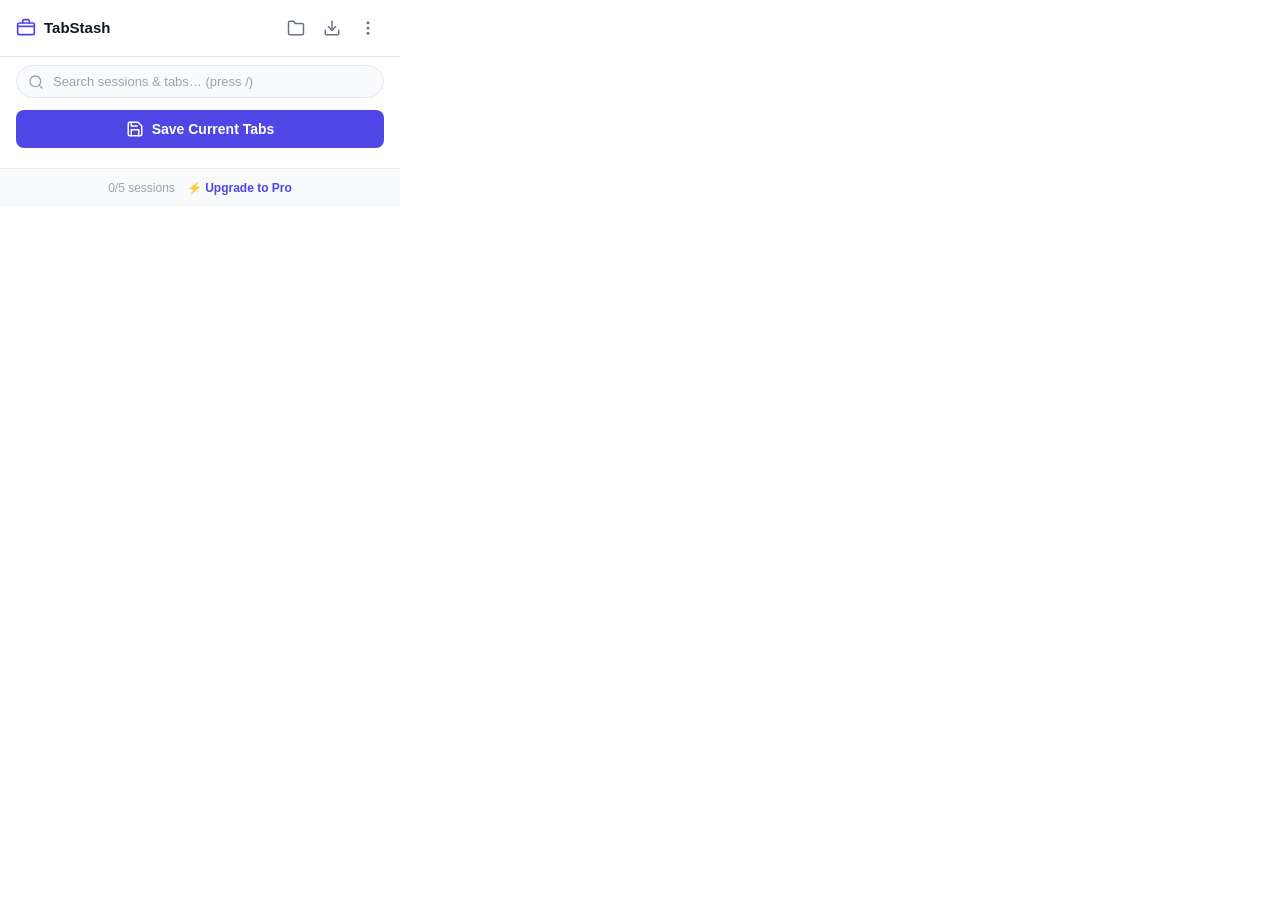
<file: extension/popup.html>
<!DOCTYPE html>
<html lang="en">
<head>
  <meta charset="UTF-8">
  <meta name="viewport" content="width=400">
  <title>TabStash</title>
  <link rel="stylesheet" href="popup.css">
</head>
<body>
  <!-- ==================== MAIN VIEW ==================== -->
  <div id="view-main" class="view active">
    <!-- Header -->
    <header class="header">
      <div class="header-left">
        <svg class="logo-icon" viewBox="0 0 24 24" width="20" height="20" fill="none" stroke="currentColor" stroke-width="2" stroke-linecap="round" stroke-linejoin="round">
          <rect x="2" y="6" width="20" height="14" rx="2"/>
          <path d="M2 10h20"/>
          <path d="M8 6V4a2 2 0 0 1 2-2h4a2 2 0 0 1 2 2v2"/>
        </svg>
        <h1 class="header-title">TabStash</h1>
      </div>
      <div class="header-right">
        <button id="btn-manage-folders" class="icon-btn" title="Manage Folders">
          <svg viewBox="0 0 24 24" width="18" height="18" fill="none" stroke="currentColor" stroke-width="2" stroke-linecap="round" stroke-linejoin="round">
            <path d="M22 19a2 2 0 0 1-2 2H4a2 2 0 0 1-2-2V5a2 2 0 0 1 2-2h5l2 3h9a2 2 0 0 1 2 2z"/>
          </svg>
        </button>
        <button id="btn-import" class="icon-btn" title="Import from OneTab">
          <svg viewBox="0 0 24 24" width="18" height="18" fill="none" stroke="currentColor" stroke-width="2" stroke-linecap="round" stroke-linejoin="round">
            <path d="M21 15v4a2 2 0 0 1-2 2H5a2 2 0 0 1-2-2v-4"/>
            <polyline points="7 10 12 15 17 10"/>
            <line x1="12" y1="15" x2="12" y2="3"/>
          </svg>
        </button>
        <button id="btn-settings" class="icon-btn" title="Settings">
          <svg viewBox="0 0 24 24" width="18" height="18" fill="none" stroke="currentColor" stroke-width="2" stroke-linecap="round" stroke-linejoin="round">
            <circle cx="12" cy="12" r="1"/>
            <circle cx="12" cy="5" r="1"/>
            <circle cx="12" cy="19" r="1"/>
          </svg>
        </button>
      </div>
    </header>

    <!-- Search -->
    <div class="search-container">
      <svg class="search-icon" viewBox="0 0 24 24" width="16" height="16" fill="none" stroke="currentColor" stroke-width="2" stroke-linecap="round" stroke-linejoin="round">
        <circle cx="11" cy="11" r="8"/>
        <line x1="21" y1="21" x2="16.65" y2="16.65"/>
      </svg>
      <input type="text" id="search-input" class="search-input" placeholder="Search sessions & tabs… (press /)" autocomplete="off" spellcheck="false">
      <button id="search-clear" class="search-clear hidden" title="Clear search">
        <svg viewBox="0 0 24 24" width="14" height="14" fill="none" stroke="currentColor" stroke-width="2" stroke-linecap="round" stroke-linejoin="round">
          <line x1="18" y1="6" x2="6" y2="18"/>
          <line x1="6" y1="6" x2="18" y2="18"/>
        </svg>
      </button>
    </div>

    <!-- Save Button -->
    <button id="btn-save" class="btn-save">
      <svg viewBox="0 0 24 24" width="18" height="18" fill="none" stroke="currentColor" stroke-width="2" stroke-linecap="round" stroke-linejoin="round">
        <path d="M19 21H5a2 2 0 0 1-2-2V5a2 2 0 0 1 2-2h11l5 5v11a2 2 0 0 1-2 2z"/>
        <polyline points="17 21 17 13 7 13 7 21"/>
        <polyline points="7 3 7 8 15 8"/>
      </svg>
      Save Current Tabs
    </button>

    <!-- Session List -->
    <div id="session-list" class="session-list"></div>

    <!-- Empty State -->
    <div id="empty-state" class="empty-state hidden">
      <svg viewBox="0 0 24 24" width="48" height="48" fill="none" stroke="currentColor" stroke-width="1.5" stroke-linecap="round" stroke-linejoin="round" class="empty-icon">
        <rect x="2" y="6" width="20" height="14" rx="2"/>
        <path d="M2 10h20"/>
        <path d="M12 14v4"/>
        <path d="M10 16h4"/>
      </svg>
      <p class="empty-title">No saved sessions</p>
      <p class="empty-desc">Save your open tabs to get started. Click the button above to create your first session.</p>
    </div>

    <!-- Session Counter & Upgrade -->
    <div id="session-counter" class="session-counter">
      <span id="counter-text">0/5 sessions</span>
      <a href="#" id="upgrade-link" class="upgrade-link">⚡ Upgrade to Pro</a>
    </div>
  </div>

  <!-- ==================== SAVE VIEW ==================== -->
  <div id="view-save" class="view">
    <header class="header">
      <button id="save-back" class="icon-btn back-btn" title="Back">
        <svg viewBox="0 0 24 24" width="18" height="18" fill="none" stroke="currentColor" stroke-width="2" stroke-linecap="round" stroke-linejoin="round">
          <line x1="19" y1="12" x2="5" y2="12"/>
          <polyline points="12 19 5 12 12 5"/>
        </svg>
      </button>
      <h2 class="header-title">Save Session</h2>
      <div class="header-right"></div>
    </header>

    <div class="save-form">
      <div class="form-group">
        <label for="session-name">Session Name</label>
        <input type="text" id="session-name" class="form-input" placeholder="e.g. Work, Research, Shopping…" maxlength="60" autocomplete="off" spellcheck="false">
      </div>

      <div class="form-group">
        <label>Color</label>
        <div id="color-picker" class="color-picker"></div>
      </div>

      <div class="form-group">
        <label for="save-folder-select">Folder</label>
        <select id="save-folder-select" class="form-select">
          <option value="">None (Uncategorized)</option>
        </select>
      </div>

      <!-- Duplicate Warning -->
      <div id="duplicate-warning" class="duplicate-warning hidden">
        <svg viewBox="0 0 24 24" width="16" height="16" fill="none" stroke="currentColor" stroke-width="2" stroke-linecap="round" stroke-linejoin="round">
          <path d="M10.29 3.86L1.82 18a2 2 0 0 0 1.71 3h16.94a2 2 0 0 0 1.71-3L13.71 3.86a2 2 0 0 0-3.42 0z"/>
          <line x1="12" y1="9" x2="12" y2="13"/>
          <line x1="12" y1="17" x2="12.01" y2="17"/>
        </svg>
        <span id="duplicate-text"></span>
      </div>

      <div class="form-group">
        <div class="tab-select-header">
          <label>Tabs to Save</label>
          <div class="tab-select-actions">
            <button id="select-all" class="text-btn">Select All</button>
            <button id="select-none" class="text-btn">Select None</button>
          </div>
        </div>
        <div id="tab-list" class="tab-list"></div>
      </div>

      <button id="btn-confirm-save" class="btn-primary" disabled>
        <svg viewBox="0 0 24 24" width="16" height="16" fill="none" stroke="currentColor" stroke-width="2" stroke-linecap="round" stroke-linejoin="round">
          <polyline points="20 6 9 17 4 12"/>
        </svg>
        Save Session
      </button>
    </div>
  </div>

  <!-- ==================== DETAIL VIEW ==================== -->
  <div id="view-detail" class="view">
    <header class="header">
      <button id="detail-back" class="icon-btn back-btn" title="Back">
        <svg viewBox="0 0 24 24" width="18" height="18" fill="none" stroke="currentColor" stroke-width="2" stroke-linecap="round" stroke-linejoin="round">
          <line x1="19" y1="12" x2="5" y2="12"/>
          <polyline points="12 19 5 12 12 5"/>
        </svg>
      </button>
      <div class="detail-header-info">
        <span id="detail-color-dot" class="color-dot"></span>
        <h2 id="detail-title" class="header-title"></h2>
        <span id="detail-tab-count" class="tab-count-badge"></span>
      </div>
      <div class="header-right">
        <button id="detail-edit" class="icon-btn" title="Edit session">
          <svg viewBox="0 0 24 24" width="16" height="16" fill="none" stroke="currentColor" stroke-width="2" stroke-linecap="round" stroke-linejoin="round">
            <path d="M11 4H4a2 2 0 0 0-2 2v14a2 2 0 0 0 2 2h14a2 2 0 0 0 2-2v-7"/>
            <path d="M18.5 2.5a2.121 2.121 0 0 1 3 3L12 15l-4 1 1-4 9.5-9.5z"/>
          </svg>
        </button>
      </div>
    </header>

    <!-- Restore Buttons -->
    <div class="detail-actions">
      <button id="btn-restore-new" class="btn-secondary">
        <svg viewBox="0 0 24 24" width="16" height="16" fill="none" stroke="currentColor" stroke-width="2" stroke-linecap="round" stroke-linejoin="round">
          <rect x="2" y="3" width="20" height="18" rx="2"/>
          <line x1="12" y1="9" x2="12" y2="15"/>
          <line x1="9" y1="12" x2="15" y2="12"/>
        </svg>
        New Window
      </button>
      <button id="btn-restore-current" class="btn-secondary">
        <svg viewBox="0 0 24 24" width="16" height="16" fill="none" stroke="currentColor" stroke-width="2" stroke-linecap="round" stroke-linejoin="round">
          <rect x="2" y="3" width="20" height="18" rx="2"/>
          <polyline points="8 12 12 8 16 12"/>
          <line x1="12" y1="8" x2="12" y2="16"/>
        </svg>
        Current Window
      </button>
    </div>

    <!-- Tab list in detail -->
    <div id="detail-tab-list" class="detail-tab-list"></div>

    <!-- Session meta -->
    <div id="detail-meta" class="detail-meta"></div>
  </div>

  <!-- ==================== EDIT VIEW ==================== -->
  <div id="view-edit" class="view">
    <header class="header">
      <button id="edit-back" class="icon-btn back-btn" title="Back">
        <svg viewBox="0 0 24 24" width="18" height="18" fill="none" stroke="currentColor" stroke-width="2" stroke-linecap="round" stroke-linejoin="round">
          <line x1="19" y1="12" x2="5" y2="12"/>
          <polyline points="12 19 5 12 12 5"/>
        </svg>
      </button>
      <h2 class="header-title">Edit Session</h2>
      <div class="header-right"></div>
    </header>

    <div class="save-form">
      <div class="form-group">
        <label for="edit-session-name">Session Name</label>
        <input type="text" id="edit-session-name" class="form-input" maxlength="60" autocomplete="off" spellcheck="false">
      </div>
      <div class="form-group">
        <label>Color</label>
        <div id="edit-color-picker" class="color-picker"></div>
      </div>
      <div class="form-group">
        <label for="edit-folder-select">Folder</label>
        <select id="edit-folder-select" class="form-select">
          <option value="">None (Uncategorized)</option>
        </select>
      </div>
      <button id="btn-confirm-edit" class="btn-primary">
        <svg viewBox="0 0 24 24" width="16" height="16" fill="none" stroke="currentColor" stroke-width="2" stroke-linecap="round" stroke-linejoin="round">
          <polyline points="20 6 9 17 4 12"/>
        </svg>
        Save Changes
      </button>
    </div>
  </div>

  <!-- ==================== IMPORT VIEW ==================== -->
  <div id="view-import" class="view">
    <header class="header">
      <button id="import-back" class="icon-btn back-btn" title="Back">
        <svg viewBox="0 0 24 24" width="18" height="18" fill="none" stroke="currentColor" stroke-width="2" stroke-linecap="round" stroke-linejoin="round">
          <line x1="19" y1="12" x2="5" y2="12"/>
          <polyline points="12 19 5 12 12 5"/>
        </svg>
      </button>
      <h2 class="header-title">Import from OneTab</h2>
      <div class="header-right"></div>
    </header>

    <div class="save-form">
      <div class="import-instructions">
        <p>In OneTab, click <strong>"Export URLs"</strong>, copy all the text, and paste it below.</p>
        <p class="import-hint">Each line should be a URL, optionally followed by <code>|</code> and a title.</p>
      </div>
      <div class="form-group">
        <label for="import-name">Session Name</label>
        <input type="text" id="import-name" class="form-input" placeholder="Imported from OneTab" maxlength="60" autocomplete="off" spellcheck="false">
      </div>
      <div class="form-group">
        <label>Color</label>
        <div id="import-color-picker" class="color-picker"></div>
      </div>
      <div class="form-group">
        <label for="import-text">Paste OneTab Export</label>
        <textarea id="import-text" class="form-textarea" rows="8" placeholder="https://example.com | Example Site&#10;https://google.com | Google&#10;…"></textarea>
      </div>
      <button id="btn-confirm-import" class="btn-primary" disabled>
        <svg viewBox="0 0 24 24" width="16" height="16" fill="none" stroke="currentColor" stroke-width="2" stroke-linecap="round" stroke-linejoin="round">
          <path d="M21 15v4a2 2 0 0 1-2 2H5a2 2 0 0 1-2-2v-4"/>
          <polyline points="7 10 12 15 17 10"/>
          <line x1="12" y1="15" x2="12" y2="3"/>
        </svg>
        Import Session
      </button>
    </div>
  </div>

  <!-- ==================== SETTINGS VIEW ==================== -->
  <div id="view-settings" class="view">
    <header class="header">
      <button id="settings-back" class="icon-btn back-btn" title="Back">
        <svg viewBox="0 0 24 24" width="18" height="18" fill="none" stroke="currentColor" stroke-width="2" stroke-linecap="round" stroke-linejoin="round">
          <line x1="19" y1="12" x2="5" y2="12"/>
          <polyline points="12 19 5 12 12 5"/>
        </svg>
      </button>
      <h2 class="header-title">Settings</h2>
      <div class="header-right"></div>
    </header>

    <div class="settings-body">
      <div class="settings-group">
        <label class="settings-label">Theme</label>
        <div class="settings-toggle-group">
          <button class="theme-btn" data-theme="auto">Auto</button>
          <button class="theme-btn" data-theme="light">Light</button>
          <button class="theme-btn" data-theme="dark">Dark</button>
        </div>
      </div>

      <div class="settings-group">
        <label class="settings-label">Data</label>
        <button id="btn-export-data" class="btn-outline">
          <svg viewBox="0 0 24 24" width="16" height="16" fill="none" stroke="currentColor" stroke-width="2" stroke-linecap="round" stroke-linejoin="round">
            <path d="M21 15v4a2 2 0 0 1-2 2H5a2 2 0 0 1-2-2v-4"/>
            <polyline points="17 8 12 3 7 8"/>
            <line x1="12" y1="3" x2="12" y2="15"/>
          </svg>
          Export All Sessions
        </button>
      </div>

      <div class="settings-group">
        <label class="settings-label">Keyboard Shortcuts</label>
        <div class="settings-shortcuts">
          <div class="shortcut-row">
            <span class="shortcut-label">Save session</span>
            <kbd class="shortcut-key">Ctrl+Shift+U</kbd>
          </div>
          <div class="shortcut-row">
            <span class="shortcut-label">Focus search</span>
            <kbd class="shortcut-key">/</kbd>
          </div>
          <div class="shortcut-row">
            <span class="shortcut-label">Go back / Close</span>
            <kbd class="shortcut-key">Esc</kbd>
          </div>
        </div>
      </div>

      <div class="settings-group">
        <label class="settings-label">About</label>
        <p class="settings-about">TabStash v1.1.0</p>
        <p class="settings-about muted">Save your tabs. Find your focus.</p>
      </div>
    </div>
  </div>

  <!-- ==================== FOLDER MANAGEMENT VIEW ==================== -->
  <div id="view-folders" class="view">
    <header class="header">
      <button id="folders-back" class="icon-btn back-btn" title="Back">
        <svg viewBox="0 0 24 24" width="18" height="18" fill="none" stroke="currentColor" stroke-width="2" stroke-linecap="round" stroke-linejoin="round">
          <line x1="19" y1="12" x2="5" y2="12"/>
          <polyline points="12 19 5 12 12 5"/>
        </svg>
      </button>
      <h2 class="header-title">Manage Folders</h2>
      <div class="header-right"></div>
    </header>

    <div class="save-form">
      <!-- Create new folder -->
      <div class="form-group">
        <label for="new-folder-name">New Folder</label>
        <div class="folder-create-row">
          <input type="text" id="new-folder-name" class="form-input" placeholder="e.g. Work, Personal, Research…" maxlength="40" autocomplete="off" spellcheck="false">
          <button id="btn-create-folder" class="btn-primary btn-sm folder-create-btn" disabled>
            <svg viewBox="0 0 24 24" width="14" height="14" fill="none" stroke="currentColor" stroke-width="2" stroke-linecap="round" stroke-linejoin="round">
              <line x1="12" y1="5" x2="12" y2="19"/>
              <line x1="5" y1="12" x2="19" y2="12"/>
            </svg>
            Add
          </button>
        </div>
      </div>

      <!-- Folder list -->
      <div class="form-group">
        <label>Your Folders</label>
        <div id="folder-list" class="folder-list"></div>
        <div id="folder-empty" class="folder-empty">
          <p class="empty-desc">No folders yet. Create one above to organize your sessions.</p>
        </div>
      </div>
    </div>
  </div>

  <!-- Toast -->
  <div id="toast" class="toast hidden"></div>

  <!-- Confirm dialog -->
  <div id="confirm-overlay" class="confirm-overlay hidden">
    <div class="confirm-dialog">
      <p id="confirm-message" class="confirm-message"></p>
      <div class="confirm-actions">
        <button id="confirm-cancel" class="btn-outline btn-sm">Cancel</button>
        <button id="confirm-ok" class="btn-danger btn-sm">Delete</button>
      </div>
    </div>
  </div>

  <!-- Folder context menu (move to folder) -->
  <div id="folder-menu-overlay" class="folder-menu-overlay hidden">
    <div id="folder-menu" class="folder-menu">
      <div class="folder-menu-header">Move to folder</div>
      <div id="folder-menu-items" class="folder-menu-items"></div>
    </div>
  </div>

  <script src="popup.js"></script>
</body>
</html>
</file>
<file: extension/popup.css>
/* ============================================================
   TabStash v1.0 — Popup Styles
   Clean, modern SaaS aesthetic. Minimal but functional.
   ============================================================ */

*, *::before, *::after {
  box-sizing: border-box;
}

/* ---------- CSS Variables / Theme ---------- */
:root {
  /* Light theme (default) */
  --bg-primary: #FFFFFF;
  --bg-secondary: #F9FAFB;
  --bg-tertiary: #F3F4F6;
  --bg-hover: #F3F4F6;
  --bg-active: #E5E7EB;

  --text-primary: #111827;
  --text-secondary: #6B7280;
  --text-tertiary: #9CA3AF;
  --text-inverse: #FFFFFF;

  --border-primary: #E5E7EB;
  --border-secondary: #D1D5DB;

  --accent: #4F46E5;
  --accent-hover: #4338CA;
  --accent-light: #EEF2FF;
  --accent-text: #4F46E5;

  --danger: #EF4444;
  --danger-hover: #DC2626;
  --danger-light: #FEF2F2;

  --warning-bg: #FFFBEB;
  --warning-border: #F59E0B;
  --warning-text: #92400E;

  --success: #10B981;

  --shadow-sm: 0 1px 2px rgba(0,0,0,0.05);
  --shadow-md: 0 4px 6px -1px rgba(0,0,0,0.1), 0 2px 4px -2px rgba(0,0,0,0.1);
  --shadow-lg: 0 10px 15px -3px rgba(0,0,0,0.1), 0 4px 6px -4px rgba(0,0,0,0.1);

  --radius-sm: 6px;
  --radius-md: 8px;
  --radius-lg: 12px;
  --radius-full: 9999px;

  --transition-fast: 150ms ease;
  --transition-normal: 200ms ease;
  --transition-smooth: 300ms cubic-bezier(0.4, 0, 0.2, 1);

  /* Session colors */
  --session-red: #EF4444;
  --session-orange: #F97316;
  --session-yellow: #EAB308;
  --session-green: #22C55E;
  --session-blue: #3B82F6;
  --session-purple: #8B5CF6;
  --session-pink: #EC4899;
  --session-gray: #6B7280;
}

/* Dark theme */
[data-theme="dark"] {
  --bg-primary: #1F2937;
  --bg-secondary: #111827;
  --bg-tertiary: #374151;
  --bg-hover: #374151;
  --bg-active: #4B5563;

  --text-primary: #F9FAFB;
  --text-secondary: #D1D5DB;
  --text-tertiary: #9CA3AF;
  --text-inverse: #111827;

  --border-primary: #374151;
  --border-secondary: #4B5563;

  --accent: #818CF8;
  --accent-hover: #6366F1;
  --accent-light: rgba(99,102,241,0.15);
  --accent-text: #A5B4FC;

  --danger-light: rgba(239,68,68,0.15);
  --warning-bg: rgba(245,158,11,0.1);
  --warning-border: #F59E0B;
  --warning-text: #FDE68A;

  --shadow-sm: 0 1px 2px rgba(0,0,0,0.3);
  --shadow-md: 0 4px 6px -1px rgba(0,0,0,0.4);
  --shadow-lg: 0 10px 15px -3px rgba(0,0,0,0.4);
}

/* ---------- Reset & Base ---------- */
*, *::before, *::after {
  box-sizing: border-box;
  margin: 0;
  padding: 0;
}

html {
  font-size: 14px;
}

body {
  width: 400px;
  min-height: 200px;
  max-height: 600px;
  overflow: hidden;
  font-family: -apple-system, BlinkMacSystemFont, 'Segoe UI', Roboto, 'Helvetica Neue', Arial, sans-serif;
  font-size: 14px;
  line-height: 1.5;
  color: var(--text-primary);
  background: var(--bg-primary);
  -webkit-font-smoothing: antialiased;
}

/* ---------- Views ---------- */
.view {
  display: none;
  flex-direction: column;
  width: 100%;
  max-height: 600px;
  overflow: hidden;
}

.view.active {
  display: flex;
}

/* ---------- Header ---------- */
.header {
  display: flex;
  align-items: center;
  justify-content: space-between;
  padding: 12px 16px;
  border-bottom: 1px solid var(--border-primary);
  background: var(--bg-primary);
  flex-shrink: 0;
}

.header-left {
  display: flex;
  align-items: center;
  gap: 8px;
}

.logo-icon {
  color: var(--accent);
}

.header-title {
  font-size: 15px;
  font-weight: 700;
  color: var(--text-primary);
  white-space: nowrap;
  overflow: hidden;
  text-overflow: ellipsis;
}

.header-right {
  display: flex;
  align-items: center;
  gap: 4px;
}

.icon-btn {
  display: flex;
  align-items: center;
  justify-content: center;
  width: 32px;
  height: 32px;
  border: none;
  background: transparent;
  color: var(--text-secondary);
  border-radius: var(--radius-sm);
  cursor: pointer;
  transition: all var(--transition-fast);
}

.icon-btn:hover {
  background: var(--bg-hover);
  color: var(--text-primary);
}

.back-btn {
  margin-right: 4px;
}

/* ---------- Search ---------- */
.search-container {
  position: relative;
  padding: 8px 16px;
  flex-shrink: 0;
}

.search-icon {
  position: absolute;
  left: 28px;
  top: 50%;
  transform: translateY(-50%);
  color: var(--text-tertiary);
  pointer-events: none;
}

.search-input {
  width: 100%;
  padding: 8px 32px 8px 36px;
  font-size: 13px;
  border: 1px solid var(--border-primary);
  border-radius: var(--radius-full);
  background: var(--bg-secondary);
  color: var(--text-primary);
  outline: none;
  transition: all var(--transition-fast);
}

.search-input::placeholder {
  color: var(--text-tertiary);
}

.search-input:focus {
  border-color: var(--accent);
  box-shadow: 0 0 0 3px var(--accent-light);
  background: var(--bg-primary);
}

.search-clear {
  position: absolute;
  right: 24px;
  top: 50%;
  transform: translateY(-50%);
  display: flex;
  align-items: center;
  justify-content: center;
  width: 20px;
  height: 20px;
  border: none;
  background: var(--bg-tertiary);
  border-radius: 50%;
  cursor: pointer;
  color: var(--text-secondary);
  transition: all var(--transition-fast);
}

.search-clear:hover {
  background: var(--bg-active);
  color: var(--text-primary);
}

/* ---------- Save Button ---------- */
.btn-save {
  display: flex;
  align-items: center;
  justify-content: center;
  gap: 8px;
  margin: 4px 16px 8px;
  padding: 10px 16px;
  font-size: 14px;
  font-weight: 600;
  color: var(--text-inverse);
  background: var(--accent);
  border: none;
  border-radius: var(--radius-md);
  cursor: pointer;
  transition: all var(--transition-fast);
  flex-shrink: 0;
}

.btn-save:hover {
  background: var(--accent-hover);
  box-shadow: var(--shadow-md);
  transform: translateY(-1px);
}

.btn-save:active {
  transform: translateY(0);
}

.btn-save:disabled {
  opacity: 0.5;
  cursor: not-allowed;
  transform: none;
  box-shadow: none;
}

/* ---------- Session List ---------- */
.session-list {
  flex: 1;
  overflow-y: auto;
  padding: 4px 16px 8px;
  scroll-behavior: smooth;
}

.session-list::-webkit-scrollbar {
  width: 6px;
}

.session-list::-webkit-scrollbar-track {
  background: transparent;
}

.session-list::-webkit-scrollbar-thumb {
  background: var(--border-secondary);
  border-radius: 3px;
}

.session-list::-webkit-scrollbar-thumb:hover {
  background: var(--text-tertiary);
}

/* ---------- Session Card ---------- */
.session-card {
  position: relative;
  margin-bottom: 8px;
  padding: 12px;
  background: var(--bg-secondary);
  border: 1px solid var(--border-primary);
  border-radius: var(--radius-md);
  cursor: pointer;
  transition: all var(--transition-fast);
  border-left: 3px solid var(--session-color, var(--border-primary));
}

.session-card:hover {
  background: var(--bg-hover);
  box-shadow: var(--shadow-sm);
}

.session-card.search-highlight {
  border-color: var(--accent);
  background: var(--accent-light);
}

.session-card-header {
  display: flex;
  align-items: center;
  gap: 8px;
}

.color-dot {
  width: 10px;
  height: 10px;
  border-radius: 50%;
  flex-shrink: 0;
}

.session-card-name {
  font-size: 14px;
  font-weight: 600;
  color: var(--text-primary);
  flex: 1;
  white-space: nowrap;
  overflow: hidden;
  text-overflow: ellipsis;
}

.session-card-count {
  font-size: 12px;
  color: var(--text-tertiary);
  padding: 1px 8px;
  background: var(--bg-tertiary);
  border-radius: var(--radius-full);
  white-space: nowrap;
  flex-shrink: 0;
}

.session-card-actions {
  display: flex;
  align-items: center;
  gap: 2px;
  margin-left: 4px;
  opacity: 0;
  transition: opacity var(--transition-fast);
  flex-shrink: 0;
}

.session-card:hover .session-card-actions {
  opacity: 1;
}

.session-card-actions .icon-btn {
  width: 28px;
  height: 28px;
}

.session-card-actions .icon-btn.delete-btn:hover {
  color: var(--danger);
  background: var(--danger-light);
}

.session-card-tabs-preview {
  display: flex;
  gap: 4px;
  margin-top: 8px;
  flex-wrap: wrap;
  max-height: 22px;
  overflow: hidden;
}

.favicon-preview {
  width: 16px;
  height: 16px;
  border-radius: 3px;
  object-fit: contain;
  opacity: 0.7;
}

.favicon-preview.placeholder {
  background: var(--bg-tertiary);
  display: flex;
  align-items: center;
  justify-content: center;
}

.more-tabs-indicator {
  font-size: 11px;
  color: var(--text-tertiary);
  line-height: 16px;
  padding-left: 2px;
}

/* ---------- Empty State ---------- */
.empty-state {
  display: flex;
  flex-direction: column;
  align-items: center;
  justify-content: center;
  padding: 32px 24px;
  text-align: center;
  flex: 1;
}

.empty-icon {
  color: var(--text-tertiary);
  margin-bottom: 12px;
  opacity: 0.5;
}

.empty-title {
  font-size: 15px;
  font-weight: 600;
  color: var(--text-secondary);
  margin-bottom: 4px;
}

.empty-desc {
  font-size: 13px;
  color: var(--text-tertiary);
  max-width: 260px;
  margin: 0 auto;
  line-height: 1.5;
  text-align: center;
}

/* ---------- Session Counter ---------- */
.session-counter {
  display: flex;
  align-items: center;
  justify-content: center;
  gap: 12px;
  padding: 10px 16px;
  border-top: 1px solid var(--border-primary);
  background: var(--bg-secondary);
  flex-shrink: 0;
}

#counter-text {
  font-size: 12px;
  color: var(--text-tertiary);
  font-weight: 500;
}

.upgrade-link {
  font-size: 12px;
  font-weight: 600;
  color: var(--accent-text);
  text-decoration: none;
  transition: color var(--transition-fast);
}

.upgrade-link:hover {
  color: var(--accent-hover);
}

/* ---------- Save / Edit Form ---------- */
.save-form {
  flex: 1;
  overflow-y: auto;
  padding: 16px;
}

.form-group {
  margin-bottom: 16px;
}

.form-group label {
  display: block;
  font-size: 12px;
  font-weight: 600;
  color: var(--text-secondary);
  margin-bottom: 6px;
  text-transform: uppercase;
  letter-spacing: 0.5px;
}

.form-input {
  width: 100%;
  padding: 10px 12px;
  font-size: 14px;
  border: 1px solid var(--border-primary);
  border-radius: var(--radius-md);
  background: var(--bg-primary);
  color: var(--text-primary);
  outline: none;
  transition: all var(--transition-fast);
  font-family: inherit;
}

.form-input:focus {
  border-color: var(--accent);
  box-shadow: 0 0 0 3px var(--accent-light);
}

.form-input::placeholder {
  color: var(--text-tertiary);
}

.form-textarea {
  width: 100%;
  padding: 10px 12px;
  font-size: 13px;
  font-family: 'SF Mono', 'Monaco', 'Menlo', 'Consolas', monospace;
  border: 1px solid var(--border-primary);
  border-radius: var(--radius-md);
  background: var(--bg-primary);
  color: var(--text-primary);
  outline: none;
  resize: vertical;
  min-height: 120px;
  transition: all var(--transition-fast);
}

.form-textarea:focus {
  border-color: var(--accent);
  box-shadow: 0 0 0 3px var(--accent-light);
}

.form-textarea::placeholder {
  color: var(--text-tertiary);
}

/* Color Picker */
.color-picker {
  display: flex;
  gap: 8px;
  flex-wrap: wrap;
}

.color-option {
  width: 28px;
  height: 28px;
  border-radius: 50%;
  border: 2px solid transparent;
  cursor: pointer;
  transition: all var(--transition-fast);
  position: relative;
}

.color-option:hover {
  transform: scale(1.15);
}

.color-option.selected {
  border-color: var(--text-primary);
  box-shadow: 0 0 0 2px var(--bg-primary), 0 0 0 4px var(--text-primary);
}

.color-option.selected::after {
  content: '';
  position: absolute;
  top: 50%;
  left: 50%;
  transform: translate(-50%, -50%);
  width: 10px;
  height: 10px;
  background: white;
  border-radius: 50%;
  box-shadow: 0 1px 2px rgba(0,0,0,0.3);
}

/* Duplicate Warning */
.duplicate-warning {
  display: flex;
  align-items: center;
  gap: 8px;
  padding: 10px 12px;
  background: var(--warning-bg);
  border: 1px solid var(--warning-border);
  border-radius: var(--radius-md);
  margin-bottom: 16px;
  color: var(--warning-text);
  font-size: 13px;
}

.duplicate-warning svg {
  color: var(--warning-border);
  flex-shrink: 0;
}

/* Tab Select */
.tab-select-header {
  display: flex;
  align-items: center;
  justify-content: space-between;
  margin-bottom: 6px;
}

.tab-select-header label {
  margin-bottom: 0;
}

.tab-select-actions {
  display: flex;
  gap: 8px;
}

.text-btn {
  font-size: 12px;
  color: var(--accent-text);
  background: none;
  border: none;
  cursor: pointer;
  font-weight: 500;
  padding: 0;
}

.text-btn:hover {
  text-decoration: underline;
}

.tab-list {
  max-height: 240px;
  overflow-y: auto;
  border: 1px solid var(--border-primary);
  border-radius: var(--radius-md);
  background: var(--bg-primary);
}

.tab-list::-webkit-scrollbar {
  width: 4px;
}

.tab-list::-webkit-scrollbar-thumb {
  background: var(--border-secondary);
  border-radius: 2px;
}

.tab-item {
  display: flex;
  align-items: center;
  gap: 8px;
  padding: 8px 10px;
  border-bottom: 1px solid var(--border-primary);
  transition: background var(--transition-fast);
  cursor: pointer;
}

.tab-item:last-child {
  border-bottom: none;
}

.tab-item:hover {
  background: var(--bg-hover);
}

.tab-item input[type="checkbox"] {
  accent-color: var(--accent);
  cursor: pointer;
  flex-shrink: 0;
}

.tab-item-favicon {
  width: 16px;
  height: 16px;
  border-radius: 3px;
  flex-shrink: 0;
  object-fit: contain;
}

.tab-item-info {
  flex: 1;
  min-width: 0;
}

.tab-item-title {
  font-size: 13px;
  color: var(--text-primary);
  white-space: nowrap;
  overflow: hidden;
  text-overflow: ellipsis;
}

.tab-item-url {
  font-size: 11px;
  color: var(--text-tertiary);
  white-space: nowrap;
  overflow: hidden;
  text-overflow: ellipsis;
}

.tab-item.duplicate {
  background: var(--warning-bg);
}

.tab-item .duplicate-badge {
  font-size: 10px;
  color: var(--warning-border);
  font-weight: 600;
  flex-shrink: 0;
  text-transform: uppercase;
}

/* ---------- Primary / Secondary Buttons ---------- */
.btn-primary {
  display: flex;
  align-items: center;
  justify-content: center;
  gap: 8px;
  width: 100%;
  padding: 10px 16px;
  font-size: 14px;
  font-weight: 600;
  color: var(--text-inverse);
  background: var(--accent);
  border: none;
  border-radius: var(--radius-md);
  cursor: pointer;
  transition: all var(--transition-fast);
}

.btn-primary:hover {
  background: var(--accent-hover);
  box-shadow: var(--shadow-md);
}

.btn-primary:disabled {
  opacity: 0.5;
  cursor: not-allowed;
  box-shadow: none;
}

.btn-secondary {
  display: flex;
  align-items: center;
  justify-content: center;
  gap: 6px;
  flex: 1;
  padding: 8px 12px;
  font-size: 13px;
  font-weight: 500;
  color: var(--text-primary);
  background: var(--bg-secondary);
  border: 1px solid var(--border-primary);
  border-radius: var(--radius-md);
  cursor: pointer;
  transition: all var(--transition-fast);
}

.btn-secondary:hover {
  background: var(--bg-hover);
  border-color: var(--border-secondary);
}

.btn-outline {
  display: flex;
  align-items: center;
  justify-content: center;
  gap: 6px;
  width: 100%;
  padding: 8px 12px;
  font-size: 13px;
  font-weight: 500;
  color: var(--text-primary);
  background: transparent;
  border: 1px solid var(--border-primary);
  border-radius: var(--radius-md);
  cursor: pointer;
  transition: all var(--transition-fast);
}

.btn-outline:hover {
  background: var(--bg-hover);
}

.btn-danger {
  color: white;
  background: var(--danger);
  border: none;
}

.btn-danger:hover {
  background: var(--danger-hover);
}

.btn-sm {
  padding: 6px 14px;
  font-size: 13px;
}

/* ---------- Detail View ---------- */
.detail-header-info {
  display: flex;
  align-items: center;
  gap: 8px;
  flex: 1;
  min-width: 0;
}

.tab-count-badge {
  font-size: 11px;
  color: var(--text-tertiary);
  padding: 1px 7px;
  background: var(--bg-tertiary);
  border-radius: var(--radius-full);
  flex-shrink: 0;
}

.detail-actions {
  display: flex;
  gap: 8px;
  padding: 10px 16px;
  flex-shrink: 0;
}

.detail-tab-list {
  flex: 1;
  overflow-y: auto;
  padding: 0 16px;
}

.detail-tab-list::-webkit-scrollbar {
  width: 6px;
}

.detail-tab-list::-webkit-scrollbar-thumb {
  background: var(--border-secondary);
  border-radius: 3px;
}

.detail-tab-item {
  display: flex;
  align-items: center;
  gap: 8px;
  padding: 8px 10px;
  border-radius: var(--radius-sm);
  transition: background var(--transition-fast);
  cursor: default;
}

.detail-tab-item:hover {
  background: var(--bg-hover);
}

.detail-tab-item.dragging {
  opacity: 0.5;
  background: var(--accent-light);
}

.detail-tab-item.drag-over {
  border-top: 2px solid var(--accent);
}

.drag-handle {
  display: flex;
  align-items: center;
  color: var(--text-tertiary);
  cursor: grab;
  padding: 2px;
  flex-shrink: 0;
  opacity: 0;
  transition: opacity var(--transition-fast);
}

.detail-tab-item:hover .drag-handle {
  opacity: 1;
}

.drag-handle:active {
  cursor: grabbing;
}

.detail-tab-favicon {
  width: 16px;
  height: 16px;
  border-radius: 3px;
  flex-shrink: 0;
  object-fit: contain;
}

.detail-tab-info {
  flex: 1;
  min-width: 0;
}

.detail-tab-title {
  font-size: 13px;
  color: var(--text-primary);
  white-space: nowrap;
  overflow: hidden;
  text-overflow: ellipsis;
}

.detail-tab-url {
  font-size: 11px;
  color: var(--text-tertiary);
  white-space: nowrap;
  overflow: hidden;
  text-overflow: ellipsis;
}

.detail-tab-delete {
  display: flex;
  align-items: center;
  justify-content: center;
  width: 24px;
  height: 24px;
  border: none;
  background: transparent;
  color: var(--text-tertiary);
  border-radius: var(--radius-sm);
  cursor: pointer;
  opacity: 0;
  flex-shrink: 0;
  transition: all var(--transition-fast);
}

.detail-tab-item:hover .detail-tab-delete {
  opacity: 1;
}

.detail-tab-delete:hover {
  color: var(--danger);
  background: var(--danger-light);
}

.detail-meta {
  padding: 12px 16px;
  border-top: 1px solid var(--border-primary);
  font-size: 12px;
  color: var(--text-tertiary);
  flex-shrink: 0;
}

.detail-meta-row {
  display: flex;
  justify-content: space-between;
  margin-bottom: 2px;
}

/* ---------- Import View ---------- */
.import-instructions {
  margin-bottom: 16px;
  padding: 12px;
  background: var(--accent-light);
  border-radius: var(--radius-md);
  font-size: 13px;
  color: var(--text-secondary);
  line-height: 1.6;
}

.import-instructions p {
  margin-bottom: 4px;
}

.import-instructions p:last-child {
  margin-bottom: 0;
}

.import-hint {
  font-size: 12px;
  color: var(--text-tertiary);
}

.import-instructions code {
  background: var(--bg-tertiary);
  padding: 1px 5px;
  border-radius: 3px;
  font-size: 12px;
}

/* ---------- Settings View ---------- */
.settings-body {
  flex: 1;
  overflow-y: auto;
  padding: 16px;
}

.settings-group {
  margin-bottom: 20px;
}

.settings-label {
  font-size: 12px;
  font-weight: 600;
  color: var(--text-secondary);
  text-transform: uppercase;
  letter-spacing: 0.5px;
  margin-bottom: 8px;
  display: block;
}

.settings-toggle-group {
  display: flex;
  gap: 0;
  border: 1px solid var(--border-primary);
  border-radius: var(--radius-md);
  overflow: hidden;
}

.theme-btn {
  flex: 1;
  padding: 8px 12px;
  font-size: 13px;
  font-weight: 500;
  color: var(--text-secondary);
  background: var(--bg-primary);
  border: none;
  cursor: pointer;
  transition: all var(--transition-fast);
  border-right: 1px solid var(--border-primary);
}

.theme-btn:last-child {
  border-right: none;
}

.theme-btn:hover {
  background: var(--bg-hover);
}

.theme-btn.active {
  background: var(--accent);
  color: var(--text-inverse);
}

.settings-about {
  font-size: 13px;
  color: var(--text-secondary);
  margin-bottom: 2px;
}

.settings-about.muted {
  color: var(--text-tertiary);
  font-style: italic;
}

/* ---------- Toast ---------- */
.toast {
  position: fixed;
  bottom: 16px;
  left: 50%;
  transform: translateX(-50%) translateY(20px);
  padding: 10px 20px;
  background: var(--text-primary);
  color: var(--bg-primary);
  font-size: 13px;
  font-weight: 500;
  border-radius: var(--radius-full);
  box-shadow: var(--shadow-lg);
  opacity: 0;
  transition: all var(--transition-smooth);
  pointer-events: none;
  z-index: 100;
  white-space: nowrap;
}

.toast.show {
  opacity: 1;
  transform: translateX(-50%) translateY(0);
}

/* ---------- Confirm Dialog ---------- */
.confirm-overlay {
  position: fixed;
  inset: 0;
  background: rgba(0,0,0,0.4);
  display: flex;
  align-items: center;
  justify-content: center;
  z-index: 200;
  opacity: 0;
  transition: opacity var(--transition-fast);
}

.confirm-overlay.show {
  opacity: 1;
}

.confirm-dialog {
  background: var(--bg-primary);
  padding: 20px;
  border-radius: var(--radius-lg);
  box-shadow: var(--shadow-lg);
  max-width: 300px;
  width: calc(100% - 48px);
  transform: scale(0.95);
  transition: transform var(--transition-smooth);
}

.confirm-overlay.show .confirm-dialog {
  transform: scale(1);
}

.confirm-message {
  font-size: 14px;
  color: var(--text-primary);
  margin-bottom: 16px;
  line-height: 1.5;
}

.confirm-actions {
  display: flex;
  gap: 8px;
  justify-content: flex-end;
}

/* ---------- Utility ---------- */
.hidden {
  display: none !important;
}

/* ---------- Animations ---------- */
@keyframes fadeIn {
  from { opacity: 0; transform: translateY(4px); }
  to { opacity: 1; transform: translateY(0); }
}

.session-card {
  animation: fadeIn var(--transition-smooth) ease both;
}

.session-card:nth-child(1) { animation-delay: 0ms; }
.session-card:nth-child(2) { animation-delay: 50ms; }
.session-card:nth-child(3) { animation-delay: 100ms; }
.session-card:nth-child(4) { animation-delay: 150ms; }
.session-card:nth-child(5) { animation-delay: 200ms; }

/* ============================================================
   Folder Styles
   ============================================================ */

/* Folder group in main list */
.folder-group {
  margin-bottom: 12px;
}

.folder-group-header {
  display: flex;
  align-items: center;
  gap: 6px;
  padding: 6px 8px;
  font-size: 12px;
  font-weight: 600;
  color: var(--text-secondary);
  text-transform: uppercase;
  letter-spacing: 0.5px;
  cursor: pointer;
  user-select: none;
  border-radius: 6px;
  transition: background 0.15s;
}

.folder-group-header:hover {
  background: var(--bg-hover);
}

.folder-group-header .folder-chevron {
  transition: transform 0.2s;
  font-size: 10px;
}

.folder-group-header.collapsed .folder-chevron {
  transform: rotate(-90deg);
}

.folder-group-sessions {
  overflow: hidden;
}

.folder-group-header.collapsed + .folder-group-sessions {
  display: none;
}

/* Manage folders view */
.folder-create-row {
  display: flex;
  gap: 8px;
  align-items: center;
}

.folder-create-row .form-input {
  flex: 1 1 0;
  min-width: 0;
  width: auto;
}

.folder-create-row .folder-create-btn {
  width: auto;
  flex: 0 0 auto;
  padding: 8px 14px;
  font-size: 13px;
  gap: 4px;
  white-space: nowrap;
}

.folder-list {
  display: flex;
  flex-direction: column;
  gap: 4px;
}

.folder-item {
  display: flex;
  align-items: center;
  gap: 8px;
  padding: 8px 10px;
  background: var(--bg-primary);
  border-radius: 8px;
  border: 1px solid var(--border-primary);
}

.folder-item .folder-icon {
  font-size: 16px;
}

.folder-item .folder-name {
  flex: 1;
  font-size: 13px;
  font-weight: 500;
}

.folder-item .folder-count {
  font-size: 11px;
  color: var(--text-secondary);
  background: var(--bg-hover);
  padding: 2px 6px;
  border-radius: 10px;
}

.folder-item .folder-rename-btn,
.folder-item .folder-delete-btn {
  background: none;
  border: none;
  cursor: pointer;
  padding: 2px 4px;
  font-size: 14px;
  opacity: 0;
  transition: opacity 0.15s;
}

.folder-item:hover .folder-rename-btn,
.folder-item:hover .folder-delete-btn {
  opacity: 0.7;
}

.folder-item .folder-rename-btn:hover,
.folder-item .folder-delete-btn:hover {
  opacity: 1;
}

.folder-empty {
  padding: 16px;
  text-align: center;
  width: 100%;
}

/* Folder context menu */
.folder-menu-overlay {
  position: fixed;
  top: 0;
  left: 0;
  right: 0;
  bottom: 0;
  background: rgba(0,0,0,0.3);
  z-index: 100;
  display: flex;
  align-items: center;
  justify-content: center;
}

.folder-menu-overlay.hidden {
  display: none;
}

.folder-menu {
  background: var(--bg-primary);
  border: 1px solid var(--border-primary);
  border-radius: 12px;
  padding: 8px 0;
  min-width: 200px;
  max-width: 280px;
  box-shadow: 0 8px 30px rgba(0,0,0,0.15);
}

.folder-menu-header {
  padding: 8px 16px;
  font-size: 12px;
  font-weight: 600;
  color: var(--text-secondary);
  text-transform: uppercase;
  letter-spacing: 0.5px;
  border-bottom: 1px solid var(--border-primary);
  margin-bottom: 4px;
}

.folder-menu-items {
  max-height: 200px;
  overflow-y: auto;
}

.folder-menu-item {
  display: flex;
  align-items: center;
  gap: 8px;
  padding: 8px 16px;
  font-size: 13px;
  cursor: pointer;
  border: none;
  background: none;
  width: 100%;
  text-align: left;
  color: var(--text-primary);
  transition: background 0.15s;
}

.folder-menu-item:hover {
  background: var(--bg-hover);
}

.folder-menu-item.active {
  font-weight: 600;
  color: var(--accent);
}

/* Session card folder badge */
.session-folder-badge {
  font-size: 10px;
  color: var(--text-secondary);
  display: flex;
  align-items: center;
  gap: 3px;
}

/* Move to folder button on card */
.move-folder-btn {
  background: none;
  border: none;
  cursor: pointer;
  padding: 4px;
  font-size: 14px;
  opacity: 0;
  transition: opacity 0.15s;
}

.session-card:hover .move-folder-btn {
  opacity: 0.7;
}

.move-folder-btn:hover {
  opacity: 1 !important;
}

/* Edit view folder select */
.form-select {
  width: 100%;
  padding: 8px 10px;
  border: 1px solid var(--border-primary);
  border-radius: 8px;
  background: var(--bg);
  color: var(--text-primary);
  font-size: 13px;
  outline: none;
  transition: border-color 0.15s;
}

.form-select:focus {
  border-color: var(--accent);
}
</file>
